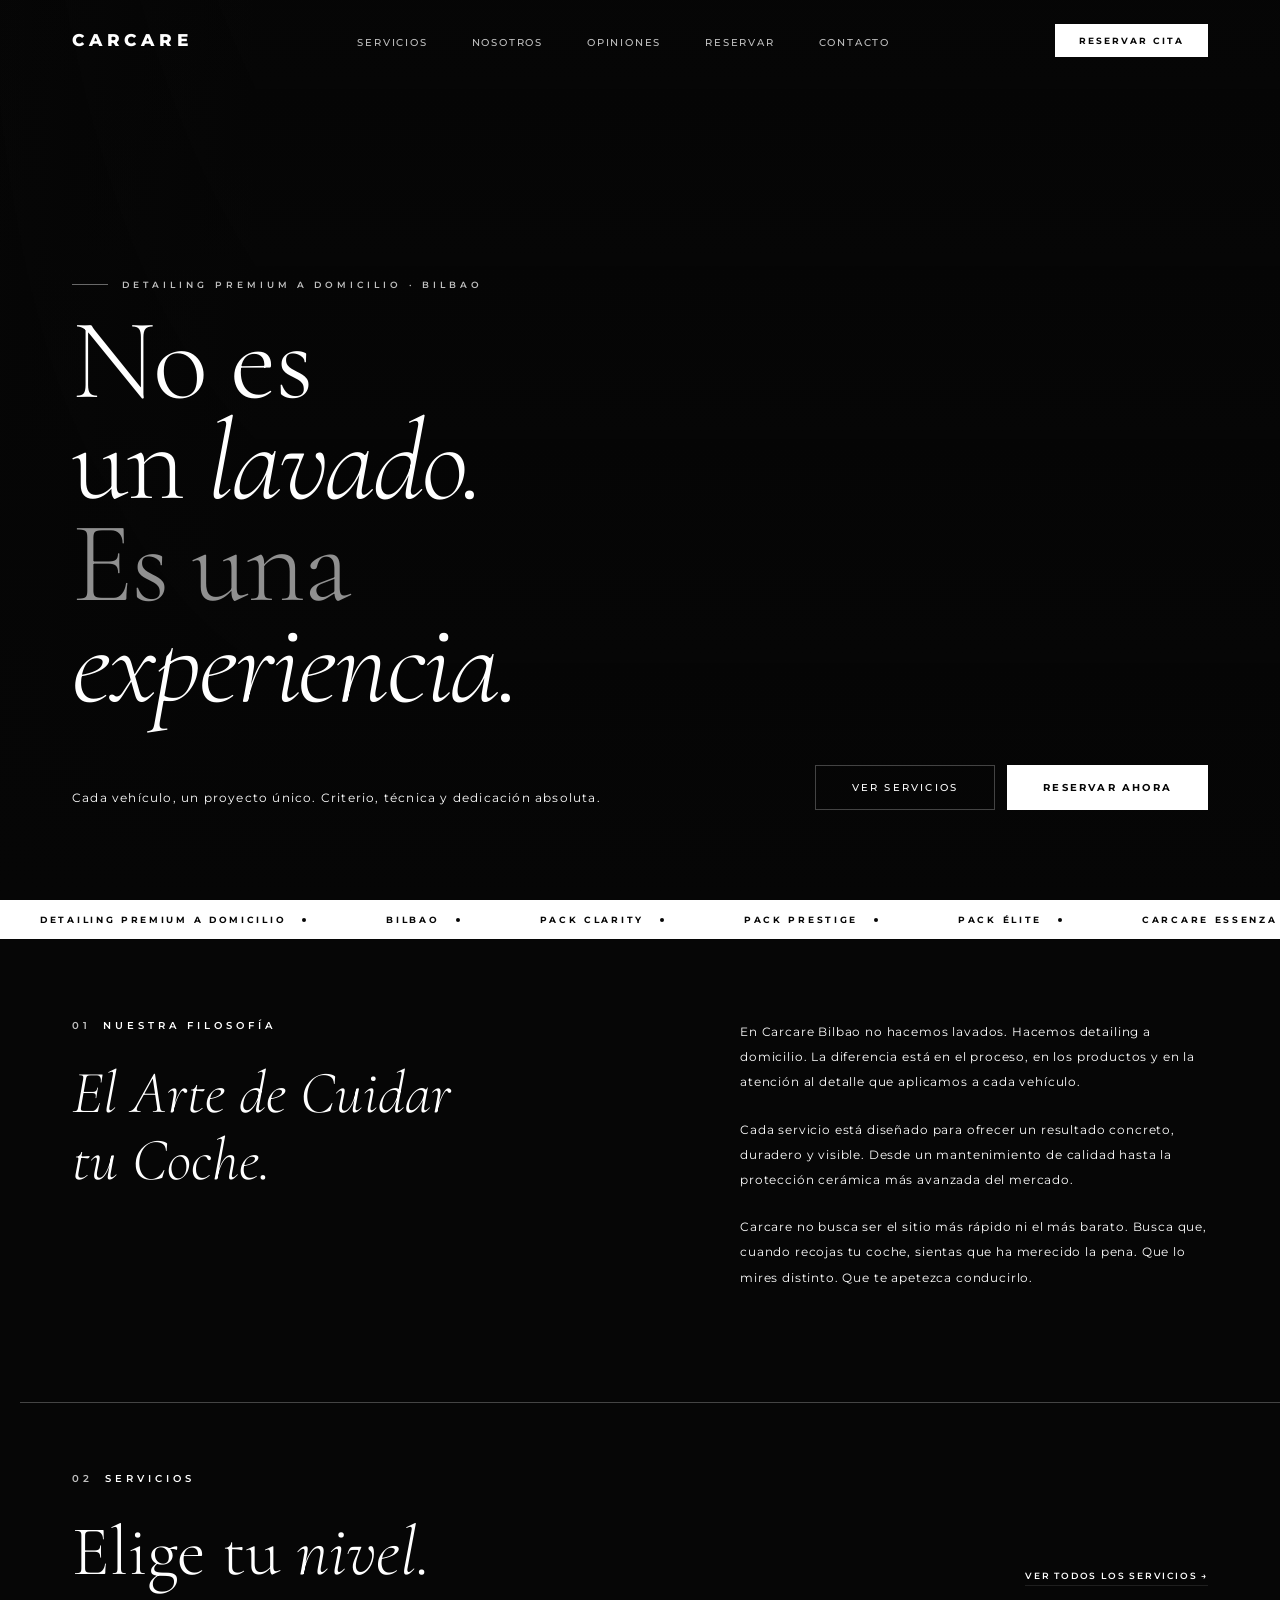
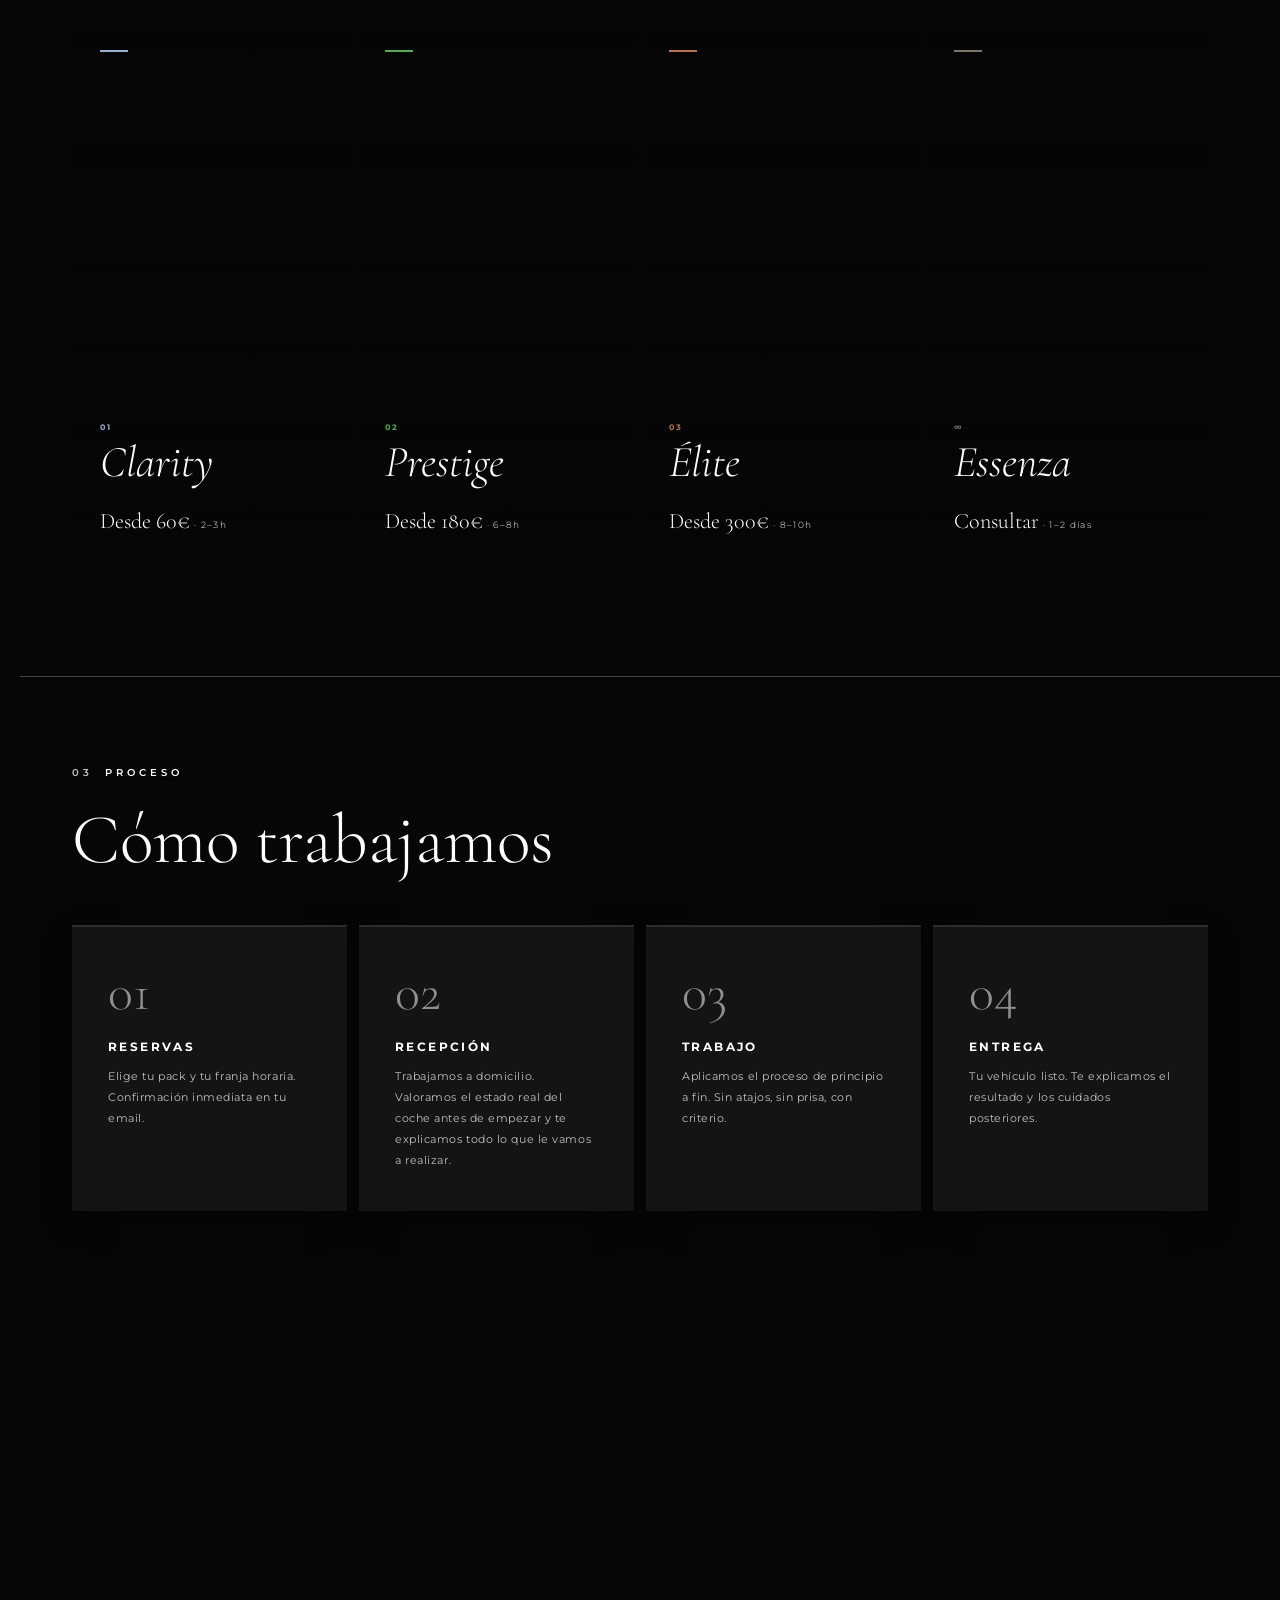
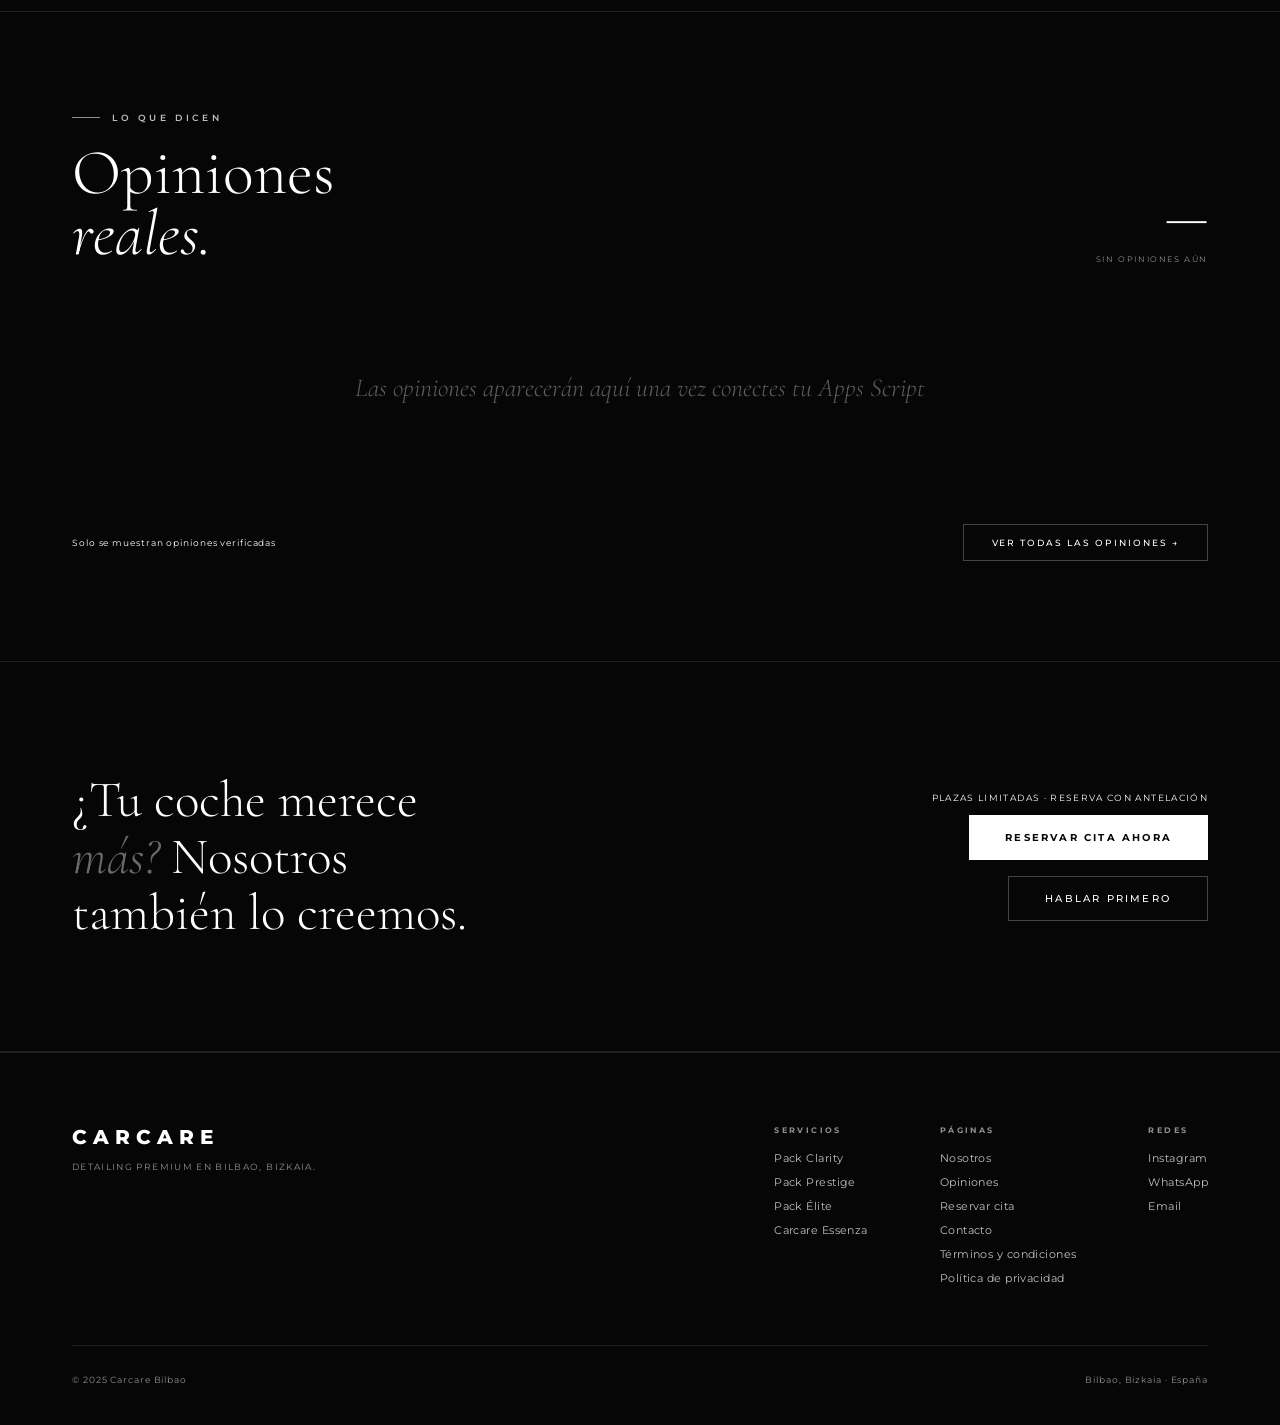
<file: index.html>
<!DOCTYPE html>
<html lang="es">
<head>
<meta charset="UTF-8">
<meta name="viewport" content="width=device-width, initial-scale=1.0">
<title>CARCARE — Detailing Premium Bilbao</title>
<link rel="preconnect" href="https://fonts.googleapis.com">
<link rel="preconnect" href="https://fonts.gstatic.com" crossorigin>
<link href="https://fonts.googleapis.com/css2?family=Cormorant+Garamond:ital,wght@0,300;0,400;0,600;0,700;1,300;1,400;1,600&family=Montserrat:wght@300;400;500;600;700;800;900&display=swap" rel="stylesheet">
<link rel="stylesheet" href="shared.css">
<style>

/* ═══ HERO ═══ */
.hero {
  position: relative;
  height: 100vh;
  min-height: 640px;
  display: flex;
  flex-direction: column;
  justify-content: flex-end;
  overflow: hidden;
}
.hero-img {
  position: absolute; inset: 0;
  /* 📸 FOTO PRINCIPAL HERO — cambiar URL */
  background-image: url('https://res.cloudinary.com/dk434s7si/image/upload/q_auto/f_auto/v1775035884/FullSizeRender_adxa7l.jpg');
  background-size: cover;
  background-position: center 47%;
  transform: scale(1.1);
  animation: heroZoom 18s ease-out forwards;
}
@keyframes heroZoom { to { transform: scale(1); } }

.hero-overlay {
  position: absolute; inset: 0;
  background:
    linear-gradient(to top, #060606 0%, rgba(6,6,6,0.72) 45%, rgba(6,6,6,0.25) 100%),
    linear-gradient(to right, rgba(6,6,6,0.75) 0%, transparent 20%);
}
.hero-content {
  position: relative;
  z-index: 2;
  padding: 0 72px 90px;
}
.hero-eyebrow {
  font-family: var(--font-body);
  font-size: 9px;
  font-weight: 600;
  letter-spacing: 0.45em;
  text-transform: uppercase;
  color: var(--gray-light);
  margin-bottom: 20px;
  opacity: 0;
  animation: fadeUp 0.8s 0.3s ease forwards;
  display: flex;
  align-items: center;
  gap: 14px;
}
.hero-eyebrow::before { content:''; width:36px; height:1px; background:rgba(255,255,255,0.4); }
.hero-title {
  font-family: var(--font-display);
  font-size: clamp(64px, 9.5vw, 115px);
  font-weight: 300;
  line-height: 0.88;
  color: var(--white);
  opacity: 0;
  animation: fadeUp 0.9s 0.5s ease forwards;
  letter-spacing: -0.02em;
}
.hero-title em { font-style: italic; }
.hero-title .light { color: var(--gray-mid); }
.hero-bottom {
  display: flex;
  align-items: flex-end;
  justify-content: space-between;
  margin-top: 50px;
  opacity: 0;
  animation: fadeUp 0.8s 0.9s ease forwards;
}
.hero-tagline {
  font-family: var(--font-body);
  font-size: 12px;
  letter-spacing: 0.1em;
  color: var(--white);
  line-height: 2;
  max-width: 600px;
}
.hero-actions { display: flex; gap: 12px; align-items: center; }

/* ═══ TICKER ═══ */
.ticker-strip { background: var(--white); padding: 14px 0; overflow: hidden; }
.ticker-track {
  display: flex;
  animation: ticker 28s linear infinite;
  white-space: nowrap;
}
.ticker-item {
  font-family: var(--font-body);
  font-size: 9px;
  font-weight: 700;
  letter-spacing: 0.3em;
  text-transform: uppercase;
  color: var(--black);
  padding: 0 40px;
  flex-shrink: 0;
  display: flex;
  align-items: center;
  gap: 16px;
}
.ticker-dot { width:4px; height:4px; background:var(--black); border-radius:50%; }
@keyframes ticker { from{transform:translateX(0)} to{transform:translateX(-50%)} }

/* ═══ MANIFESTO ═══ */
.manifesto {
  padding: 80px 72px;
  display: grid;
  grid-template-columns: 1fr 1fr;
  gap: 200px;
  align-items: start;
}
.manifesto-tag {
  font-family: var(--font-body);
  font-size: 10px;
  font-weight: 600;
  letter-spacing: 0.4em;
  text-transform: uppercase;
  color: var(-white);
  margin-bottom: 28px;
  display: flex;
  align-items: center;
  gap: 12px;
}
.manifesto-tag::before { content:'01'; font-size:10px; color:var(--gray-light); }
.manifesto-quote {
  font-family: var(--font-display);
  font-size: clamp(60px, 4vw, 100px);
  font-weight: 300;
  line-height: 1.12;
  color: var(--white);
}
.services-preview .manifesto-tag::before {
  content: '02';
}

.process .manifesto-tag::before {
  content: '03';
}
.process-header {
  grid-column: 1 / -1;
  padding-bottom: 40px;
}

.process-title {
  font-family: var(--font-display);
  font-size: clamp(40px,5.5vw,70px);
  font-weight: 300;
  line-height: 0.95;
  color: var(--white);
  margin-top: 10px;
}
.manifesto-quote em { font-style:italic; color:var(--white); }
.manifesto-body {
  font-family: var(--font-body);
  font-size: 12px;
  letter-spacing: 0.07em;
  line-height: 2.1;
  color: var(--white);
}
.manifesto-body p+p { margin-top:22px; }
.manifesto-stats {
  display: grid;
  grid-template-columns: repeat(3,1fr);
  gap: 2px;
  margin-top: 48px;
}
.stat-box { background:var(--surface); padding:24px 20px; transition:background 0.3s; }
.stat-box:hover { background:var(--surface-hover); }
.stat-num { font-family:var(--font-display); font-size:30px; font-weight:300; color:var(--white); display:block; line-height:1; }
.stat-label { font-family:var(--font-body); font-size:9px; font-weight:600; letter-spacing:0.2em; text-transform:uppercase; color:var(--gray-light); margin-top:8px; display:block; }

.section-divider {
  width: 100%;
  height: 0.2px;
  background: rgba(255,255,255,0.25); /* más visible que var(--border) */
  margin: 10px 20px;
}

/* ═══ SERVICES PREVIEW ═══ */
.services-preview {
  border-top: none;
}

/* HEADER SERVICIOS */
.sp-header {
  padding: 60px 72px 0;
  display: flex;
  justify-content: space-between; /* izquierda/derecha */
  align-items: flex-end;           /* alinea vertical con el enlace */
  gap: 20px;
}

.sp-header-left {
  display: flex;
  flex-direction: column; /* pone número arriba y título debajo */
  align-items: flex-start;
  gap: 6px;
}

/* Número / sección */
.section-label {
  font-family: var(--font-body);
  font-size: 9px;
  font-weight: 600;
  letter-spacing: 0.4em;
  text-transform: uppercase;
  color: var(--gray-light);
}

/* Título principal */
.sp-title {
  font-family: var(--font-display);
  font-size: clamp(44px, 5.5vw, 82px);
  font-weight: 300;
  line-height: 0.95;
  color: var(--white);
}
.sp-title em {
  font-style: italic;
}

/* Enlace "ver todos los servicios" */
.sp-all-link {
  font-family: var(--font-body);
  font-size: 9px;
  font-weight: 600;
  letter-spacing: 0.2em;
  text-transform: uppercase;
  color: var(--white);
  text-decoration: none;
  display: flex;
  align-items: center;
  gap: 10px;
  transition: color 0.3s, gap 0.3s;
  padding-bottom: 4px;
  border-bottom: 1px solid var(--border);
}
.sp-all-link:hover {
  color: var(--white);
  gap: 16px;
  border-color: var(--gray-light);
}

/* GRID SERVICIOS */
.sp-grid {
  display: grid;
  grid-template-columns: repeat(4, 1fr);
  gap: 2px;
  padding: 40px 72px 100px;
}

/* TARJETAS */
.sp-card {
  position: relative;
  height: 540px;
  overflow: hidden;
  cursor: pointer;
  display: block;
  text-decoration: none;
}

.sp-card-img {
  position: absolute;
  inset: 0;
  background-size: cover;
  background-position: center;
  transition: transform 0.9s cubic-bezier(0.25,0.46,0.45,0.94);
}
.sp-card:hover .sp-card-img {
  transform: scale(1.08);
}

.sp-card-overlay {
  position: absolute;
  inset: 0;
  background: linear-gradient(to top, rgba(6,6,6,0.96) 0%, rgba(6,6,6,0.3) 60%, transparent 100%);
  transition: background 0.5s;
}
.sp-card:hover .sp-card-overlay {
  background: linear-gradient(to top, rgba(6,6,6,0.98) 0%, rgba(6,6,6,0.5) 70%, rgba(6,6,6,0.1) 100%);
}

.sp-card-body {
  position: absolute;
  inset: 0;
  display: flex;
  flex-direction: column;
  justify-content: flex-end;
  padding: 32px 28px;
}

.sp-num {
  font-family: var(--font-body);
  font-size: 8px;
  font-weight: 700;
  letter-spacing: 0.3em;
  color: rgba(255,255,255,0.5);
  margin-bottom: 10px;
}

.sp-name {
  font-family: var(--font-display);
  font-size: 44px;
  font-weight: 300;
  line-height: 0.95;
  color: var(--white);
}
.sp-name em {
  font-style: italic;
}

.sp-desc {
  font-family: var(--font-body);
  font-size: 9px;
  letter-spacing: 0.08em;
  color: rgba(255,255,255,0.68);
  line-height: 1.8;
  margin-top: 10px;
  max-height: 0;
  overflow: hidden;
  transition: max-height 0.5s ease, opacity 0.4s;
  opacity: 0;
}
.sp-card:hover .sp-desc {
  max-height: 80px;
  opacity: 1;
}

.sp-price {
  font-family: var(--font-display);
  font-size: 22px;
  font-weight: 300;
  color: var(--white);
  margin-top: 14px;
}
.sp-price-sub {
  font-family: var(--font-body);
  font-size: 9px;
  letter-spacing: 0.15em;
  color: var(--white);
  margin-left: 4px;
}

.sp-accent {
  position: absolute;
  top: 24px;
  left: 28px;
  width: 28px;
  height: 2px;
  transition: width 0.4s;
}
.sp-card:hover .sp-accent {
  width: 48px;
}

/* ═══ PROCESS ═══ */
.process {
  background: var(--black); /* fondo general */
  padding: 80px 72px;
  display: grid;
  grid-template-columns: repeat(4,1fr);
  gap: 12px; /* 👈 más espacio para que respiren */
}

.process-step {
  padding: 40px 36px;
  background: var(--surface); /* 👈 color diferente */
  border-top: 2px solid var(--border);
  transition: all 0.3s ease;
  box-shadow: 0 10px 30px rgba(0,0,0,0.3);
}

.process-step:hover {
  border-color: var(--white);
  background: var(--surface-hover); /* 👈 efecto hover premium */
  transform: translateY(-4px); /* 👈 sensación de elevación */
}

.process-step-num {
  font-family: var(--font-display);
  font-size: 52px;
  font-weight: 300;
  color: var(--gray-mid);
  line-height: 1;
  margin-bottom: 20px;
}

.process-step-title {
  font-family: var(--font-body);
  font-size: 12px;
  font-weight: 700;
  letter-spacing: 0.2em;
  text-transform: uppercase;
  color: var(--white);
  margin-bottom: 12px;
}

.process-step-text {
  font-family: var(--font-body);
  font-size: 11px;
  letter-spacing: 0.05em;
  color: var(--gray-light);
  line-height: 1.9;
}

/* ═══ GALLERY ═══ */
.gallery-strip { overflow:hidden; height:320px; display:flex; gap:2px; }
.gallery-item { flex:1; background-size:cover; background-position:center; transition:flex 0.6s cubic-bezier(0.25,0.46,0.45,0.94),filter 0.4s; filter:brightness(0.6); cursor:pointer; }
.gallery-item:hover { flex:3; filter:brightness(0.9); }

/* ═══ REVIEWS STRIP ═══ */
.reviews-strip { padding:100px 72px; border-top:1px solid var(--border); }
.reviews-strip-header { display:flex; justify-content:space-between; align-items:flex-end; margin-bottom:48px; gap:40px; }
.reviews-strip-title { font-family:var(--font-display); font-size:clamp(40px,5vw,72px); font-weight:300; line-height:0.95; color:var(--white); }
.reviews-strip-title em { font-style:italic; }
.reviews-avg { display:flex; flex-direction:column; align-items:flex-end; gap:6px; flex-shrink:0; }
.reviews-avg-num { font-family:var(--font-display); font-size:52px; font-weight:300; color:var(--white); line-height:1; }
.reviews-avg-stars { display:flex; gap:3px; }
.rs { font-size:13px; color:var(--white); }
.rs.e { color:var(--white); }
.reviews-avg-count { font-family:var(--font-body); font-size:8px; letter-spacing:0.2em; text-transform:uppercase; color:var(--gray-mid); }
.reviews-track { display:grid; grid-template-columns:repeat(3,1fr); gap:2px; min-height:180px; }
.review-mini { background:var(--surface); padding:32px 28px; display:flex; flex-direction:column; gap:14px; transition:background 0.3s; position:relative; overflow:hidden; }
.review-mini:hover { background:var(--surface-hover); }
.review-mini-accent { position:absolute; top:0; left:0; right:0; height:2px; }
.review-mini-stars { display:flex; gap:2px; }
.review-mini-text { font-family:var(--font-display); font-size:17px; font-weight:300; font-style:italic; color:var(--white); line-height:1.55; flex:1; }
.review-mini-text::before { content:'\201C'; }
.review-mini-text::after  { content:'\201D'; }
.review-mini-meta { border-top:1px solid var(--border); padding-top:14px; display:flex; flex-direction:column; gap:4px; }
.review-mini-name { font-family:var(--font-body); font-size:10px; font-weight:600; color:var(--white); letter-spacing:0.05em; }
.review-mini-detail { display:flex; align-items:center; gap:6px; flex-wrap:wrap; }
.review-mini-pack { font-family:var(--font-body); font-size:8px; font-weight:700; letter-spacing:0.2em; text-transform:uppercase; }
.review-mini-vehicle { font-family:var(--font-body); font-size:8px; color:var(--white); letter-spacing:0.04em; }
.reviews-track-empty { grid-column:1/-1; padding:60px 0; text-align:center; font-family:var(--font-display); font-size:26px; font-style:italic; font-weight:300; color:rgba(255,255,255,0.35); }
.reviews-track-loading { grid-column:1/-1; padding:60px 0; text-align:center; font-family:var(--font-body); font-size:9px; letter-spacing:0.3em; text-transform:uppercase; color:var(--white); }
.reviews-strip-foot { margin-top:32px; display:flex; justify-content:space-between; align-items:center; gap:20px; }
.reviews-strip-note { font-family:var(--font-body); font-size:9px; letter-spacing:0.1em; color:var(--white); }

/* ═══ CTA BAND ═══ */
.cta-band { padding:110px 72px; display:flex; justify-content:space-between; align-items:center; border-top:1px solid var(--border); border-bottom:1px solid var(--border); }
.cta-band-text { font-family:var(--font-display); font-size:clamp(36px,4vw,60px); font-weight:300; line-height:1.1; color:var(--white); }
.cta-band-text em { font-style:italic; color:rgba(255,255,255,0.4); }
.cta-band-actions { display:flex; flex-direction:column; gap:12px; align-items:flex-end; }
.cta-band-sub { font-family:var(--font-body); font-size:9px; letter-spacing:0.15em; text-transform:uppercase; color:var(--white); }

/* ═══ RESPONSIVE ═══ */
@media (max-width:600px) {
  .hero { justify-content: flex-start; height: auto; min-height: 100vh; padding-top: 70px;      padding-bottom: 20px;}
   .hero-content {
    display: flex;
    flex-direction: column;
    justify-content: space-between; /* eyebrow arriba, título abajo */
    height: 100%;
    padding: 80px;
  }
  .hero-bottom-wrapper {
    margin-bottom: 10px;
  }
  .hero-top {
    margin-top: 10px;
  }
  .hero-eyebrow { margin-bottom: 300px; font-size: 8px;}
  .hero-title { font-size: 40px; line-height: 1.1;margin-bottom: 20px;}
  .hero-tagline {font-size: 11px; line-height: 1.6; max-width: 100%;}
  .hero-actions { flex-direction: column; width: 100%; gap: 12px;}
  .hero-actions a { width: 100%; text-align: center;}
  .hero-bottom { flex-direction:column; align-items:flex-start; gap:28px; }
  .hero-overlay {background:linear-gradient(to top, #060606 0%, rgba(6,6,6,0.85) 50%, rgba(6,6,6,0.4) 100%);}
  .manifesto { grid-template-columns:1fr; gap:50px; padding:40px 28px; }
  .sp-header { padding:60px 28px 0; flex-direction:column; align-items:flex-start; gap:20px; }
  .sp-grid { grid-template-columns:1fr 1fr; padding:32px 28px 60px; }
  .sp-card { height:400px; }
  .process { grid-template-columns:1fr 1fr; padding:60px 28px; }
  .gallery-strip { height:200px; }
  .reviews-strip { padding:80px 28px; }
  .reviews-strip-header { flex-direction:column; align-items:flex-start; }
  .reviews-avg { align-items:flex-start; }
  .reviews-track { grid-template-columns:1fr; }
  .cta-band { flex-direction:column; gap:40px; align-items:flex-start; padding:80px 28px; }
  .cta-band-actions { align-items:flex-start; }
}
@media (max-width:600px) {
  .sp-grid { grid-template-columns:1fr; }
  .process { grid-template-columns:1fr; }
  .manifesto-stats { grid-template-columns:1fr 1fr; }
}
</style>
</head>
<body>

<div class="custom-cursor" id="cursor"></div>
<div class="custom-cursor-label" id="cursorLabel"></div>

<nav id="navbar">
  <a class="nav-logo" href="index.html">CARCARE</a>
  <ul class="nav-links">
    <li><a href="servicios.html" class="nav-link">Servicios</a></li>
    <li><a href="nosotros.html" class="nav-link">Nosotros</a></li>
    <li><a href="opiniones.html" class="nav-link">Opiniones</a></li>
    <li><a href="reserva.html" class="nav-link">Reservar</a></li>
    <li><a href="contacto.html" class="nav-link">Contacto</a></li>
  </ul>
  <a class="btn-primary nav-cta" href="reserva.html">Reservar cita</a>
  <button class="nav-hamburger" id="navHamburger" aria-label="Abrir menú">
    <span></span>
    <span></span>
    <span></span>
  </button>
</nav>

<div class="mobile-menu" id="mobileMenu">
  <button class="mobile-menu-close" id="mobileMenuClose" aria-label="Cerrar menú">
    <span></span>
    <span></span>
  </button>
  <div class="mobile-menu-inner">
    <a href="servicios.html">Servicios</a>
    <a href="nosotros.html">Nosotros</a>
    <a href="opiniones.html">Opiniones</a>
    <a href="reserva.html">Reservar</a>
    <a href="contacto.html">Contacto</a>
  </div>
</div>

<section class="hero">
  <div class="hero-img"></div>
  <div class="hero-overlay"></div>
  <div class="hero-content">
  <div class="hero-top">
    <div class="hero-eyebrow">Detailing premium a domicilio · Bilbao</div>
  </div>
  <div class="hero-bottom-wrapper">
    <h1 class="hero-title">
      No es<br>un <em>lavado.</em><br>
      <span class="light">Es una</span><br><em>experiencia.</em>
    </h1>
    <div class="hero-bottom">
      <p class="hero-tagline">Cada vehículo, un proyecto único. Criterio, técnica y dedicación absoluta.</p>
      <div class="hero-actions">
        <a class="btn-ghost" href="servicios.html">Ver servicios</a>
        <a class="btn-primary" href="reserva.html">Reservar ahora</a>
      </div>
    </div>
  </div>
</div>
</section>


<div class="ticker-strip">
  <div class="ticker-track">
    <span class="ticker-item">Detailing Premium a domicilio<span class="ticker-dot"></span></span>
    <span class="ticker-item">Bilbao<span class="ticker-dot"></span></span>
    <span class="ticker-item">Pack Clarity<span class="ticker-dot"></span></span>
    <span class="ticker-item">Pack Prestige<span class="ticker-dot"></span></span>
    <span class="ticker-item">Pack Élite<span class="ticker-dot"></span></span>
    <span class="ticker-item">Carcare Essenza<span class="ticker-dot"></span></span>
    <span class="ticker-item">Tratamiento cerámico<span class="ticker-dot"></span></span>
    <span class="ticker-item">Corrección de Pintura<span class="ticker-dot"></span></span>
    <span class="ticker-item">Detailing Premium a domicilio<span class="ticker-dot"></span></span>
    <span class="ticker-item">Bilbao<span class="ticker-dot"></span></span>
    <span class="ticker-item">Pack Clarity<span class="ticker-dot"></span></span>
    <span class="ticker-item">Pack Prestige<span class="ticker-dot"></span></span>
    <span class="ticker-item">Pack Élite<span class="ticker-dot"></span></span>
    <span class="ticker-item">Carcare Essenza<span class="ticker-dot"></span></span>
    <span class="ticker-item">Tratamiento cerámico<span class="ticker-dot"></span></span>
    <span class="ticker-item">Corrección de Pintura<span class="ticker-dot"></span></span>
  </div>
</div>

<section class="manifesto reveal">
  <div>
    <div class="manifesto-tag">Nuestra filosofía</div>
    <h2 class="manifesto-quote"><em>El Arte de Cuidar<br>tu Coche.</em></h2>
  </div>
  <div>
    <div class="manifesto-body">
      <p>En Carcare Bilbao no hacemos lavados. Hacemos detailing a domicilio. La diferencia está en el proceso, en los productos y en la atención al detalle que aplicamos a cada vehículo.</p>
      <p>Cada servicio está diseñado para ofrecer un resultado concreto, duradero y visible. Desde un mantenimiento de calidad hasta la protección cerámica más avanzada del mercado. <p>Carcare no busca ser el sitio más rápido ni el más barato. Busca que, cuando recojas tu coche, sientas que ha merecido la pena. Que lo mires distinto. Que te apetezca conducirlo.<p>
    </div>
    </div>
  </div>
</section>
<div class="section-divider">
</div>
<section class="services-preview reveal">
  <div class="sp-header">
	    <div class="sp-header-left">
    <div class="manifesto-tag">Servicios</div>
    <h2 class="sp-title">Elige tu <em>nivel.</em></h2></div>
    <a href="servicios.html" class="sp-all-link">Ver todos los servicios →</a>
  </div>
  <div class="sp-grid">
    <a href="servicios.html#clarity" class="sp-card" data-cursor="Ver pack">
      <div class="sp-card-img" style="background-image:url('https://res.cloudinary.com/dk434s7si/image/upload/q_auto/f_auto/v1775120669/FullSizeRender_lugjmn.jpg')"></div>
      <!-- 📸 FOTO CLARITY — cambiar URL -->
      <div class="sp-card-overlay"></div>
      <div class="sp-accent" style="background:var(--clarity)"></div>
      <div class="sp-card-body">
        <div class="sp-num" style="color:var(--clarity)">01</div>
        <div class="sp-name"><em>Clarity</em></div>
        <div class="sp-desc">Básico premium. Tu coche fresco y renovado en poco tiempo.</div>
        <div class="sp-price">Desde 60€<span class="sp-price-sub">· 2–3h</span></div>
      </div>
    </a>
    <a href="servicios.html#prestige" class="sp-card" data-cursor="Ver pack">
      <div class="sp-card-img" style="background-image:url('https://res.cloudinary.com/dk434s7si/image/upload/q_auto/f_auto/v1775035909/IMG_8615_zk4ri8.jpg')"></div>
      <!-- 📸 FOTO PRESTIGE — cambiar URL -->
      <div class="sp-card-overlay"></div>
      <div class="sp-accent" style="background:var(--prestige)"></div>
      <div class="sp-card-body">
        <div class="sp-num" style="color:var(--prestige)">02</div>
        <div class="sp-name"><em>Prestige</em></div>
        <div class="sp-desc">Integral completo. Siente que estrenas coche cada vez.</div>
        <div class="sp-price">Desde 180€<span class="sp-price-sub">· 6–8h</span></div>
      </div>
    </a>
    <a href="servicios.html#elite" class="sp-card" data-cursor="Ver pack">
      <div class="sp-card-img" style="background-image:url('https://res.cloudinary.com/dk434s7si/image/upload/q_auto/f_auto/v1775035888/IMG_9315_diy49q.jpg')"></div>
      <!-- 📸 FOTO ÉLITE — cambiar URL -->
      <div class="sp-card-overlay"></div>
      <div class="sp-accent" style="background:var(--elite)"></div>
      <div class="sp-card-body">
        <div class="sp-num" style="color:var(--elite)">03</div>
        <div class="sp-name"><em>Élite</em></div>
        <div class="sp-desc">Limpieza y protección premium. La experiencia completa.</div>
        <div class="sp-price">Desde 300€<span class="sp-price-sub">· 8–10h</span></div>
      </div>
    </a>
    <a href="servicios.html#essenza" class="sp-card" data-cursor="Ver pack">
      <div class="sp-card-img" style="background-image:url('https://res.cloudinary.com/dk434s7si/image/upload/q_auto/f_auto/v1775035925/IMG_8441_oyq8ve.jpg')"></div>
      <!-- 📸 FOTO ESSENZA — cambiar URL -->
      <div class="sp-card-overlay"></div>
      <div class="sp-accent" style="background:var(--essenza)"></div>
      <div class="sp-card-body">
        <div class="sp-num" style="color:var(--essenza)">∞</div>
        <div class="sp-name"><em>Essenza</em></div>
        <div class="sp-desc">Corrección. Protección. La esencia del detailing profesional.</div>
        <div class="sp-price">Consultar<span class="sp-price-sub">· 1–2 días</span></div>
      </div>
    </a>
  </div>
</section>

<div class="section-divider">
</div>
<section class="process reveal">
  <div class="process-header">
    <div class="manifesto-tag">Proceso</div>
    <h2 class="process-title">Cómo trabajamos</h2>
  </div>
	<div class="process-step">
    <div class="process-step-num">01</div>
    <div class="process-step-title">Reservas</div>
    <p class="process-step-text">Elige tu pack y tu franja horaria. Confirmación inmediata en tu email.</p>
  </div>
  <div class="process-step">
    <div class="process-step-num">02</div>
    <div class="process-step-title">Recepción</div>
    <p class="process-step-text">Trabajamos a domicilio. Valoramos el estado real del coche antes de empezar y te explicamos todo lo que le vamos a realizar.</p>
  </div>
  <div class="process-step">
    <div class="process-step-num">03</div>
    <div class="process-step-title">Trabajo</div>
    <p class="process-step-text">Aplicamos el proceso de principio a fin. Sin atajos, sin prisa, con criterio.</p>
  </div>
  <div class="process-step">
    <div class="process-step-num">04</div>
    <div class="process-step-title">Entrega</div>
    <p class="process-step-text">Tu vehículo listo. Te explicamos el resultado y los cuidados posteriores.</p>
  </div>
</section>

<div class="gallery-strip reveal">
  <!-- 📸 GALERÍA HORIZONTAL — cambiar URLs aquí -->
  <div class="gallery-item" style="background-image:url('https://res.cloudinary.com/dk434s7si/image/upload/q_auto/f_auto/v1775035919/IMG_7893_mzqzul.jpg')"></div>
  <div class="gallery-item" style="background-image:url('https://res.cloudinary.com/dk434s7si/image/upload/q_auto/f_auto/v1775035924/IMG_8445_zrfv4w.jpg')"></div>
  <div class="gallery-item" style="background-image:url('https://res.cloudinary.com/dk434s7si/image/upload/q_auto/f_auto/v1775035904/IMG_8711_ttc5g7.jpg')"></div>
  <div class="gallery-item" style="background-image:url('https://res.cloudinary.com/dk434s7si/image/upload/q_auto/f_auto/v1775035898/IMG_8896_xydmkt.jpg')"></div>
  <div class="gallery-item" style="background-image:url('https://res.cloudinary.com/dk434s7si/image/upload/q_auto/f_auto/v1775035899/IMG_9329_iocxoy.jpg')"></div>
</div>

<!-- ══════════ OPINIONES — datos reales desde Google Sheets ══════════ -->
<section class="reviews-strip reveal" id="opiniones">
  <div class="reviews-strip-header">
    <div>
      <div class="section-label">Lo que dicen</div>
      <h2 class="reviews-strip-title">Opiniones<br><em>reales.</em></h2>
    </div>
    <div class="reviews-avg">
      <div class="reviews-avg-num" id="homeAvgNum">—</div>
      <div class="reviews-avg-stars" id="homeAvgStars"></div>
      <div class="reviews-avg-count" id="homeAvgCount">cargando…</div>
    </div>
  </div>
  <div class="reviews-track" id="homeReviewsGrid">
    <div class="reviews-track-loading">Cargando opiniones…</div>
  </div>
  <div class="reviews-strip-foot">
    <span class="reviews-strip-note">Solo se muestran opiniones verificadas</span>
    <a href="opiniones.html" class="btn-ghost" style="font-size:9px;padding:12px 28px">Ver todas las opiniones →</a>
  </div>
</section>

<section class="cta-band reveal">
  <div class="cta-band-text">
    ¿Tu coche merece<br><em>más?</em> Nosotros<br>también lo creemos.
  </div>
  <div class="cta-band-actions">
    <p class="cta-band-sub">Plazas limitadas · Reserva con antelación</p>
    <a class="btn-primary" href="reserva.html">Reservar cita ahora</a>
    <a class="btn-ghost" href="contacto.html" style="margin-top:4px">Hablar primero</a>
  </div>
</section>

<footer>
  <div class="footer-top">
    <div class="footer-brand">
      <span class="footer-logo">CARCARE</span>
      <p class="footer-sub">Detailing premium en Bilbao, Bizkaia.</p>
    </div>
    <div class="footer-nav-group">
      <div class="footer-col">
        <div class="footer-col-title">Servicios</div>
        <a href="servicios.html#clarity">Pack Clarity</a>
        <a href="servicios.html#prestige">Pack Prestige</a>
        <a href="servicios.html#elite">Pack Élite</a>
        <a href="servicios.html#essenza">Carcare Essenza</a>
      </div>
      <div class="footer-col">
        <div class="footer-col-title">Páginas</div>
        <a href="nosotros.html">Nosotros</a>
        <a href="opiniones.html">Opiniones</a>
        <a href="reserva.html">Reservar cita</a>
        <a href="contacto.html">Contacto</a>
     <a href="docs/terminos.pdf" target="_blank">Términos y condiciones</a>
	<a href="docs/privacidad.pdf" target="_blank">Política de privacidad</a>
      </div>
      <div class="footer-col">
        <div class="footer-col-title">Redes</div>
        <a href="https://instagram.com/carcare_bilbao" target="_blank">Instagram</a>
        <a href="https://wa.me/34640559267" target="_blank">WhatsApp</a>
        <a href="carcare.bilbao@gmail.com">Email</a>
      </div>
    </div>
  </div>
  <div class="footer-bottom">
    <span class="footer-copy">© 2025 Carcare Bilbao</span>
    <span class="footer-copy">Bilbao, Bizkaia · España</span>
  </div>
</footer>

<script src="shared.js"></script>
<script>
// ════════════════════════════════════════════════════
//  CONFIGURACIÓN — pega aquí la URL de tu Apps Script
//  (la misma que en opiniones.html y reserva.html)
// ════════════════════════════════════════════════════
const SCRIPT_URL = 'https://script.google.com/macros/s/AKfycbwlNCjz-JqFiNYk3-3V60-gRSr2Gyd5PNF8MrQcjZIiUBfYNjLin5qcMOVzvVOZRD7oRA/exec';

const PACK_COLORS = { clarity:'var(--clarity)', prestige:'var(--prestige)', elite:'var(--elite)', essenza:'var(--essenza)' };
const PACK_LABELS = { clarity:'Clarity', prestige:'Prestige', elite:'Élite', essenza:'Essenza' };

function escHtml(s) {
  return String(s).replace(/&/g,'&amp;').replace(/</g,'&lt;').replace(/>/g,'&gt;').replace(/"/g,'&quot;');
}

// ── Carga las 3 opiniones más recientes aprobadas en Google Sheets
async function loadHomeReviews() {
  try {
    const res  = await fetch(SCRIPT_URL + '?action=reviews', { cache: 'no-store' });
    if (!res.ok) throw new Error('HTTP ' + res.status);
    const data = await res.json();
    if (data.ok) {
      renderHomeReviews(data.reviews || []);
    } else {
      renderHomeEmpty();
    }
  } catch(err) {
    console.warn('Opiniones no disponibles:', err.message);
    renderHomeEmpty();
  }
}

function renderHomeEmpty() {
  document.getElementById('homeReviewsGrid').innerHTML =
    '<div class="reviews-track-empty">Las opiniones aparecerán aquí una vez conectes tu Apps Script</div>';
  document.getElementById('homeAvgNum').textContent   = '—';
  document.getElementById('homeAvgCount').textContent = 'Sin opiniones aún';
}

function renderHomeReviews(reviews) {
  if (!reviews.length) { renderHomeEmpty(); return; }

  // Media y estrellas
  const avg = reviews.reduce((s,r) => s + Number(r.rating), 0) / reviews.length;
  document.getElementById('homeAvgNum').textContent = avg.toFixed(1);
  document.getElementById('homeAvgCount').textContent =
    reviews.length + ' opinión' + (reviews.length !== 1 ? 'es' : '') +
    ' verificada' + (reviews.length !== 1 ? 's' : '');
  const se = document.getElementById('homeAvgStars');
  se.innerHTML = '';
  for (let i = 1; i <= 5; i++) {
    const s = document.createElement('span');
    s.className = 'rs' + (i > Math.round(avg) ? ' e' : '');
    s.textContent = '★';
    se.appendChild(s);
  }

  // Máximo 3 tarjetas
  const grid = document.getElementById('homeReviewsGrid');
  grid.innerHTML = reviews.slice(0, 3).map(r => {
    const pack  = (r.pack || '').toLowerCase();
    const color = PACK_COLORS[pack] || 'var(--gray-mid)';
    const label = PACK_LABELS[pack] || '';
    const stars = Array.from({length:5}, (_,i) =>
      `<span class="rs${i >= Number(r.rating) ? ' e' : ''}">★</span>`).join('');
    return `
      <div class="review-mini">
        <div class="review-mini-accent" style="background:${color}"></div>
        <div class="review-mini-stars">${stars}</div>
        <div class="review-mini-text">${escHtml(r.texto)}</div>
        <div class="review-mini-meta">
          <span class="review-mini-name">${escHtml(r.nombre)}</span>
          <div class="review-mini-detail">
            ${label ? `<span class="review-mini-pack" style="color:${color}">${label}</span>` : ''}
            ${r.vehiculo && r.vehiculo !== '—' ? `<span class="review-mini-vehicle">· ${escHtml(r.vehiculo)}</span>` : ''}
          </div>
        </div>
      </div>`;
  }).join('');
}

// ── Cursor personalizado
const cursor      = document.getElementById('cursor');
const cursorLabel = document.getElementById('cursorLabel');

document.addEventListener('mousemove', e => {
  cursor.style.left      = e.clientX + 'px';
  cursor.style.top       = e.clientY + 'px';
  cursorLabel.style.left = (e.clientX + 28) + 'px';
  cursorLabel.style.top  = (e.clientY - 8) + 'px';
});

document.querySelectorAll('.sp-card, .gallery-item').forEach(el => {
  el.addEventListener('mouseenter', () => {
    cursor.classList.add('big');
    const lbl = el.dataset.cursor;
    if (lbl) { cursorLabel.textContent = lbl; cursorLabel.classList.add('show'); }
  });
  el.addEventListener('mouseleave', () => {
    cursor.classList.remove('big');
    cursorLabel.classList.remove('show');
  });
});

document.querySelectorAll('a, button').forEach(el => {
  el.addEventListener('mouseenter', () => cursor.classList.add('big'));
  el.addEventListener('mouseleave', () => cursor.classList.remove('big'));
});

// ── Init
loadHomeReviews();
</script>
</body>
</html>
</file>
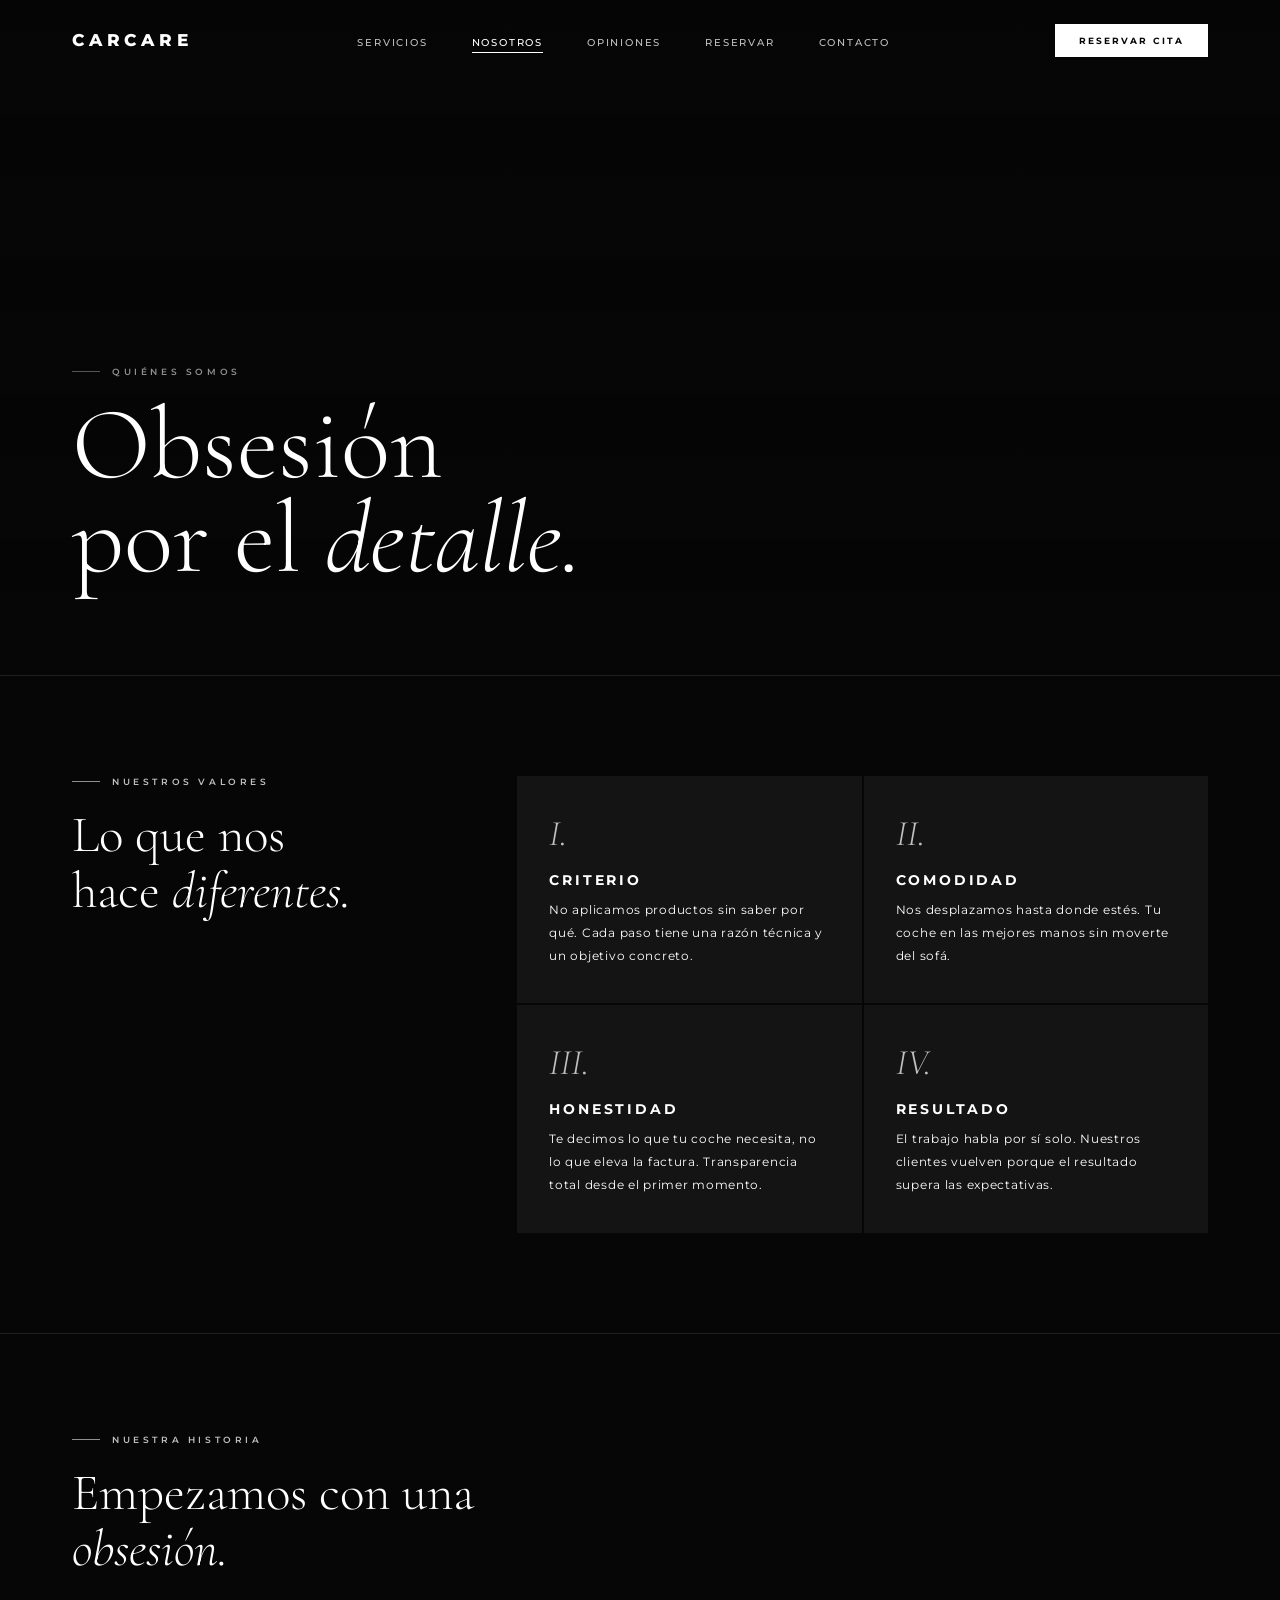
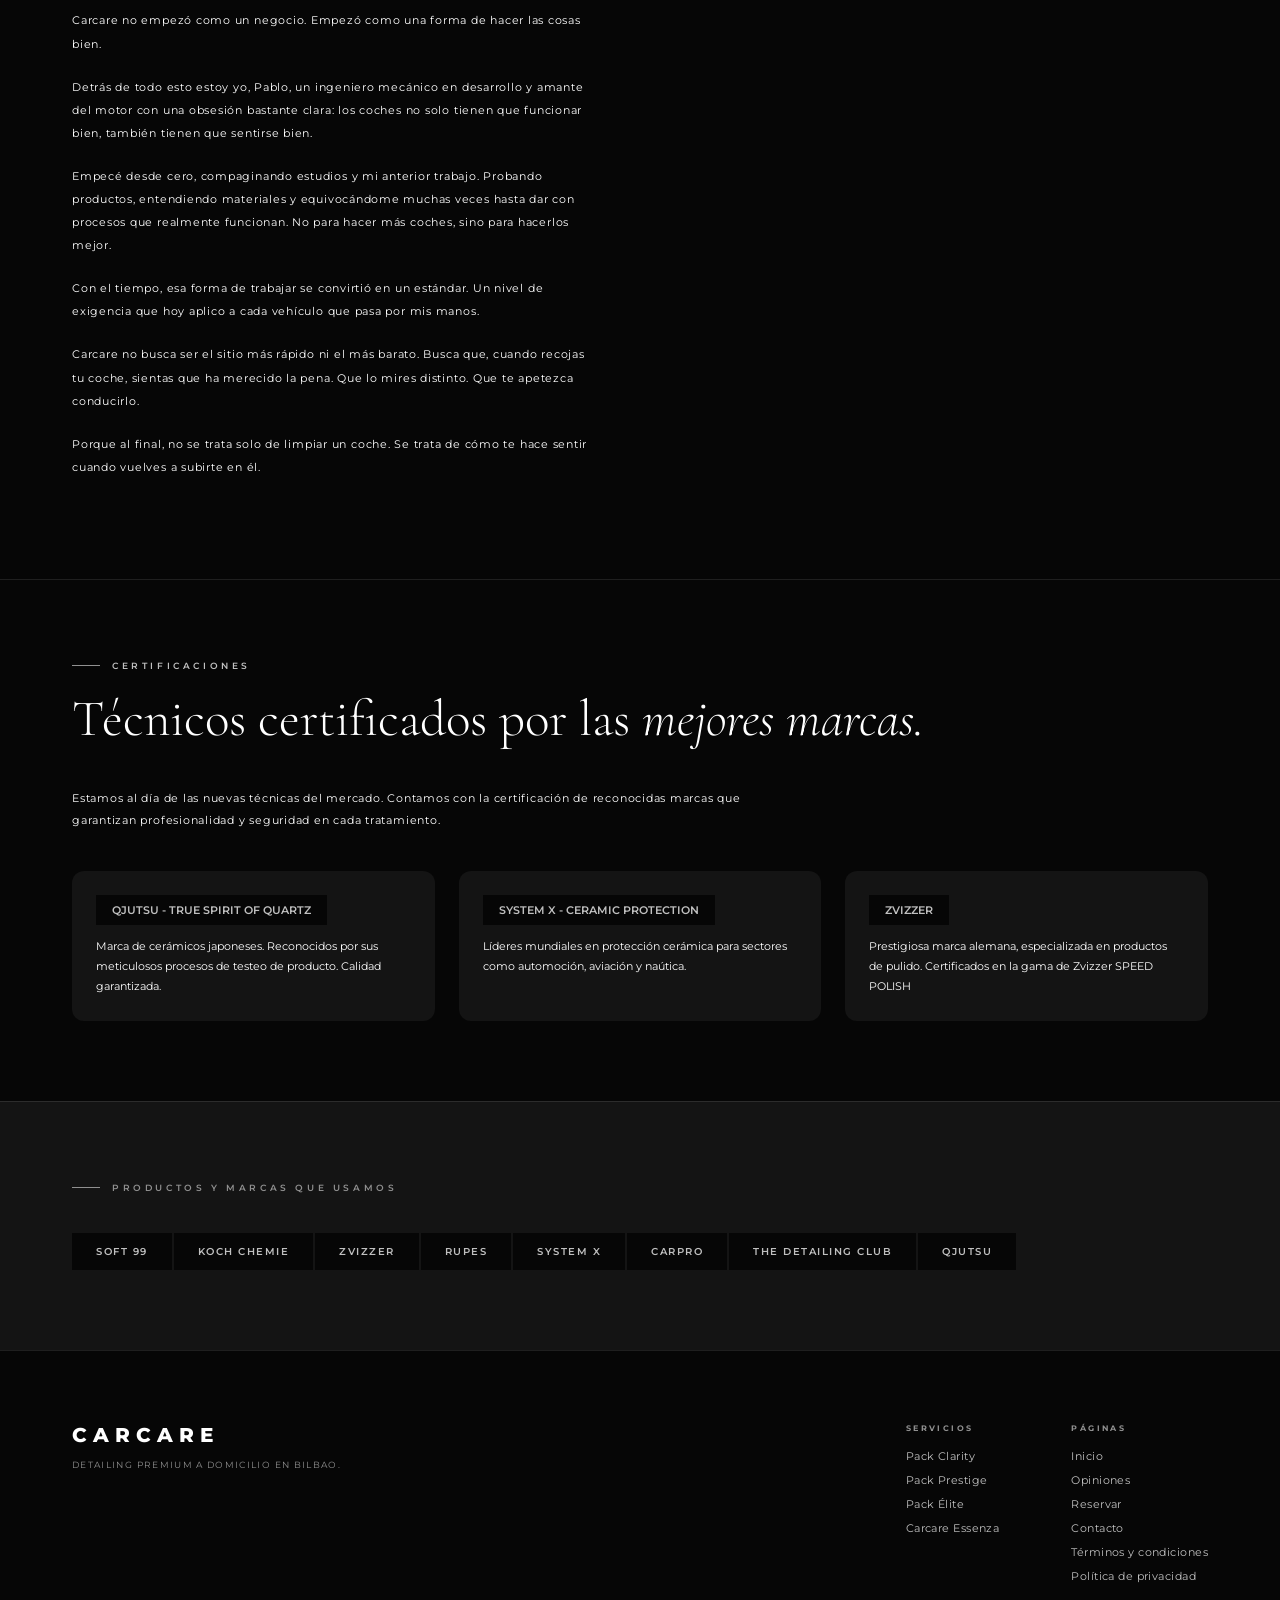
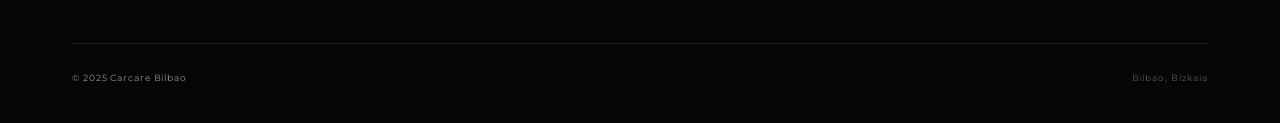
<file: nosotros.html>
<!DOCTYPE html>
<html lang="es">
<head>
<meta charset="UTF-8">
<meta name="viewport" content="width=device-width, initial-scale=1.0">
<title>Nosotros — CARCARE Bilbao</title>
<link rel="preconnect" href="https://fonts.googleapis.com">
<link rel="preconnect" href="https://fonts.gstatic.com" crossorigin>
<link href="https://fonts.googleapis.com/css2?family=Cormorant+Garamond:ital,wght@0,300;0,400;0,600;0,700;1,300;1,400;1,600&family=Montserrat:wght@300;400;500;600;700;800;900&display=swap" rel="stylesheet">
<link rel="stylesheet" href="shared.css">
<style>

.about-hero {
  position: relative;
  min-height: 75vh;
  display: flex;
  flex-direction: column;
  justify-content: flex-end;
  padding: calc(var(--nav-h) + 80px) var(--page-pad) 90px;
  overflow: hidden;
}
.about-hero-bg {
  position: absolute; inset: 0;
  /* 📸 FOTO NOSOTROS HERO — cambiar URL */
  background-image: url('https://res.cloudinary.com/dk434s7si/image/upload/v1774969916/IMG_8615_cfmdof.jpg');
  background-size: cover; background-position: center 60%;
}
.about-hero-bg::after {
  content: '';
  position: absolute; inset: 0;
  background: linear-gradient(to top, rgba(6,6,6,1) 0%, rgba(6,6,6,0.6) 50%, rgba(6,6,6,0.2) 100%);
}
.about-hero-content { position: relative; z-index: 2; }
.about-hero-title {
  font-family: var(--font-display);
  font-size: clamp(56px, 8vw, 120px);
  font-weight: 300;
  line-height: 0.92;
  color: var(--white);
}
.about-hero-title em { font-style: italic; color: var(--white); }

/* NUESTROS VALORES */
.values {
  padding: 100px var(--page-pad);
  display: grid;
  grid-template-columns: 1fr 2fr;
  gap: 100px;
  border-top: 1px solid var(--border);
}
.values-intro {
  font-family: var(--font-display);
  font-size: clamp(36px, 4vw, 58px);
  font-weight: 300;
  line-height: 1.1;
  color: var(--white);
}
.values-intro em { font-style: italic; }

.values-grid {
  display: grid;
  grid-template-columns: 1fr 1fr;
  gap: 2px;
}
.value-item {
  background: var(--surface);
  padding: 36px 32px;
  transition: background 0.3s;
}
.value-item:hover { background: var(--surface-hover); }
.value-icon {
  font-family: var(--font-display);
  font-size: 36px;
  font-weight: 300;
  font-style: italic;
  color: var(--gray-light);   /* era 0.2 */
  margin-bottom: 16px;
}
.value-title {
  font-family: var(--font-body);
  font-size: 14px;
  font-weight: 700;
  letter-spacing: 0.2em;
  text-transform: uppercase;
  color: var(--white);
  margin-bottom: 10px;
}
.value-text {
  font-family: var(--font-body);
  font-size: 12px;
  letter-spacing: 0.06em;
  line-height: 1.9;
  color: var(--white);
}

/* NUESTRA HISTORIA */
.story {
  padding: 100px var(--page-pad);
  display: grid;
  grid-template-columns: 1fr 1fr;
  gap: 100px;
  align-items: center;
  border-top: 1px solid var(--border);
}
.story-img-wrap {
  position: relative;
  height: 560px;
  overflow: hidden;
}
.story-img {
  position: absolute; inset: 0;
  /* 📸 FOTO TALLER — cambiar URL */
  background-image: url('https://res.cloudinary.com/dk434s7si/image/upload/q_auto/f_auto/v1775035884/FullSizeRender_adxa7l.jpg');
  background-size: cover; background-position: center;
  transition: transform 0.8s;
}
.story-img-wrap:hover .story-img { transform: scale(1.04); }

}
.story-text {}
.story-title {
  font-family: var(--font-display);
  font-size: clamp(36px, 4vw, 58px);
  font-weight: 300;
  line-height: 1.1;
  color: var(--white);
  margin-bottom: 32px;
}
.story-title em { font-style: italic; }
.story-body {
  font-family: var(--font-body);
  font-size: 11px;
  letter-spacing: 0.07em;
  line-height: 2.1;
  color: var(--white);
}
.story-body p + p { margin-top: 20px; }

/* CERTIFICACIONES */
.certifications {
  padding: 80px var(--page-pad);
  border-top: 1px solid var(--border);
  display: flex;
  flex-direction: column;
  gap: 40px;
}
.certifications-title {
  font-family: var(--font-display);
  font-size: clamp(36px, 4vw, 58px);
  font-weight: 300;
  line-height: 1.1;
  color: var(--white);
margin-bottom: 40px;
}
.certifications-title em { font-style: italic; }
.certifications-body {
  font-family: var(--font-body);
  font-size: 11px;
  letter-spacing: 0.07em;
  line-height: 2;
  color: var(--white);
  max-width: 700px;
margin-bottom: 40px;
}
.certifications-grid {
  display: grid;
  grid-template-columns: repeat(auto-fit, minmax(220px, 1fr));
  gap: 24px;
}
.cert-card {
  background: var(--surface);
  padding: 24px;
  border-radius: 12px;
  transition: background 0.3s, transform 0.3s;
}
.cert-card:hover {
  background: var(--surface-hover);
  transform: translateY(-4px);
}
.cert-tag {
  padding: 8px 16px;
  background: var(--black);
  font-family: var(--font-body);
  font-size: 11px;
  font-weight: 600;
  text-transform: uppercase;
  color: var(--gray-light);
  display: inline-block;
  margin-bottom: 12px;
}
.cert-tag:hover { color: var(--white); }
.cert-desc {
  font-family: var(--font-body);
  font-size: 11px;
  line-height: 1.8;
  color: var(--white);
}

/* PRODUCTOS Y MARCAS */
.products {
  padding: 80px var(--page-pad);
  background: var(--surface);
  border-top: 1px solid var(--border);
}
.products-title {
  font-family: var(--font-body);
  font-size: 9px;
  font-weight: 600;
  letter-spacing: 0.4em;
  text-transform: uppercase;
  color: var(--gray-mid);
  margin-bottom: 40px;
  display: flex;
  align-items: center;
  gap: 12px;
}
.products-title::before { content: ''; width: 28px; height: 1px; background: var(--gray-mid); }   /* era --gray-dark */
.products-list {
  display: flex;
  gap: 2px;
  flex-wrap: wrap;
}
.product-tag {
  padding: 12px 24px;
  background: var(--black);
  font-family: var(--font-body);
  font-size: 10px;
  font-weight: 600;
  letter-spacing: 0.15em;
  text-transform: uppercase;
  color: var(--gray-light);
  transition: color 0.3s;
}
.product-tag:hover { color: var(--white); }

@media (max-width: 960px) {
  .values, .story { grid-template-columns: 1fr; gap: 50px; padding: 80px var(--page-pad-sm); }
  .gallery { padding: var(--page-pad-sm); padding-top: 60px; }
  .gallery-grid { grid-template-columns: 1fr 1fr; }
  .g-img.wide { grid-column: span 1; }
  .products { padding: 60px var(--page-pad-sm); }
  .story-img-wrap { height: 360px; }
}

</style>
</head>
<body>

<nav id="navbar">
  <a class="nav-logo" href="index.html">CARCARE</a>
  <ul class="nav-links">
    <li><a href="servicios.html" class="nav-link">Servicios</a></li>
    <li><a href="nosotros.html" class="nav-link active">Nosotros</a></li>
    <li><a href="opiniones.html" class="nav-link">Opiniones</a></li>
    <li><a href="reserva.html" class="nav-link">Reservar</a></li>
    <li><a href="contacto.html" class="nav-link">Contacto</a></li>
  </ul>
  <a class="btn-primary nav-cta" href="reserva.html">Reservar cita</a>
  <button class="nav-hamburger" id="navHamburger" aria-label="Abrir menú">
    <span></span>
    <span></span>
    <span></span>
  </button>
</nav>
<div class="mobile-menu" id="mobileMenu">
  <button class="mobile-menu-close" id="mobileMenuClose" aria-label="Cerrar menú">
    <span></span>
    <span></span>
  </button>
  <div class="mobile-menu-inner">
    <a href="servicios.html">Servicios</a>
    <a href="nosotros.html">Nosotros</a>
    <a href="opiniones.html">Opiniones</a>
    <a href="reserva.html">Reservar</a>
    <a href="contacto.html">Contacto</a>
  </div>
</div>

<section class="about-hero">
  <div class="about-hero-bg"></div>
  <div class="about-hero-content">
    <div class="page-hero-label" style="margin-bottom:20px">Quiénes somos</div>
    <h1 class="about-hero-title">
      Obsesión<br>
      por el <em>detalle.</em>
    </h1>
  </div>
</section>

<section class="values reveal">
  <div>
    <div class="section-label">Nuestros valores</div>
    <h2 class="values-intro">Lo que nos<br>hace <em>diferentes.</em></h2>
  </div>
  <div class="values-grid">
    <div class="value-item">
      <div class="value-icon">I.</div>
      <div class="value-title">Criterio</div>
      <p class="value-text">No aplicamos productos sin saber por qué. Cada paso tiene una razón técnica y un objetivo concreto.</p>
    </div>
    <div class="value-item">
      <div class="value-icon">II.</div>
      <div class="value-title">ComodidaD</div>
      <p class="value-text">Nos desplazamos hasta donde estés. Tu coche en las mejores manos sin moverte del sofá.</p>
    </div>
    <div class="value-item">
      <div class="value-icon">III.</div>
      <div class="value-title">Honestidad</div>
      <p class="value-text">Te decimos lo que tu coche necesita, no lo que eleva la factura. Transparencia total desde el primer momento.</p>
    </div>
    <div class="value-item">
      <div class="value-icon">IV.</div>
      <div class="value-title">Resultado</div>
      <p class="value-text">El trabajo habla por sí solo. Nuestros clientes vuelven porque el resultado supera las expectativas.</p>
    </div>
  </div>
</section>

<section class="story reveal">
  <div class="story-text">
    <div class="section-label">Nuestra historia</div>
    <h2 class="story-title">Empezamos con una <em>obsesión.</em></h2>
    <div class="story-body">
      <p>Carcare no empezó como un negocio. Empezó como una forma de hacer las cosas bien.<p>Detrás de todo esto estoy yo, Pablo, un ingeniero mecánico en desarrollo y amante del motor con una obsesión bastante clara: los coches no solo tienen que funcionar bien, también tienen que sentirse bien.<p>Empecé desde cero, compaginando estudios y mi anterior trabajo. Probando productos, entendiendo materiales y equivocándome muchas veces hasta dar con procesos que realmente funcionan. No para hacer más coches, sino para hacerlos mejor.<p>Con el tiempo, esa forma de trabajar se convirtió en un estándar. Un nivel de exigencia que hoy aplico a cada vehículo que pasa por mis manos.<p>Carcare no busca ser el sitio más rápido ni el más barato. Busca que, cuando recojas tu coche, sientas que ha merecido la pena. Que lo mires distinto. Que te apetezca conducirlo.<p>Porque al final, no se trata solo de limpiar un coche. Se trata de cómo te hace sentir cuando vuelves a subirte en él.</p>
    </div>
  </div>
  <div class="story-img-wrap">
    <div class="story-img" style="background-image: url('https://res.cloudinary.com/dk434s7si/image/upload/q_auto/f_auto/v1775120664/IMG_9519_aioeww.jpg');"></div>
  </div>
</section>

<section class="certifications reveal">
  <div>
    <div class="section-label">Certificaciones</div>
    <h2 class="certifications-title">Técnicos certificados por las <em>mejores marcas.</em></h2>
    <p class="certifications-body">
      Estamos al día de las nuevas técnicas del mercado. Contamos con la certificación de reconocidas marcas que garantizan profesionalidad y seguridad en cada tratamiento.
    </p>
    <div class="certifications-grid">
      <div class="cert-card">
        <div class="cert-tag">QJUTSU - True spirit of quartz</div>
        <p class="cert-desc">Marca de cerámicos japoneses. Reconocidos por sus meticulosos procesos de testeo de producto. Calidad garantizada.</p>
      </div>
      <div class="cert-card">
        <div class="cert-tag">SYSTEM X - Ceramic protection</div>
        <p class="cert-desc">Líderes mundiales en protección cerámica para sectores como automoción, aviación y naútica.</p>
      </div>
      <div class="cert-card">
        <div class="cert-tag">ZVIZZER</div>
        <p class="cert-desc">Prestigiosa marca alemana, especializada en productos de pulido. Certificados en la gama de Zvizzer SPEED POLISH</p>
      </div>
    </div>
  </div>
</section>

<!-- PRODUCTS -->
<section class="products reveal">
  <div class="products-title">Productos y marcas que usamos</div>
  <div class="products-list">
    <div class="product-tag">Soft 99</div>
    <div class="product-tag">Koch Chemie</div>
    <div class="product-tag">Zvizzer</div>
    <div class="product-tag">Rupes</div>
    <div class="product-tag">SYSTEM X</div>
    <div class="product-tag">CarPro</div>
    <div class="product-tag">The Detailing Club</div>
    <div class="product-tag">QJUTSU</div>
  </div>
</section>

<footer>
  <div class="footer-top">
    <div class="footer-brand">
      <span class="footer-logo">CARCARE</span>
      <p class="footer-sub">Detailing premium a domicilio en Bilbao.</p>
    </div>
    <div class="footer-nav-group">
      <div class="footer-col">
        <div class="footer-col-title">Servicios</div>
        <a href="servicios.html#clarity">Pack Clarity</a>
        <a href="servicios.html#prestige">Pack Prestige</a>
        <a href="servicios.html#elite">Pack Élite</a>
        <a href="servicios.html#essenza">Carcare Essenza</a>
      </div>
      <div class="footer-col">
        <div class="footer-col-title">Páginas</div>
        <a href="index.html">Inicio</a>
        <a href="opiniones.html">Opiniones</a>
    <a href="reserva.html">Reservar</a>
        <a href="contacto.html">Contacto</a>
     <a href="docs/terminos.pdf" target="_blank">Términos y condiciones</a>
	<a href="docs/privacidad.pdf" target="_blank">Política de privacidad</a>
      </div>
    </div>
  </div>
  <div class="footer-bottom">
    <span class="footer-copy">© 2025 Carcare Bilbao</span>
    <span class="footer-copy" style="color:var(--gray-dark)">Bilbao, Bizkaia</span>
  </div>
</footer>

<script src="shared.js"></script>
</body>
</html>
</file>
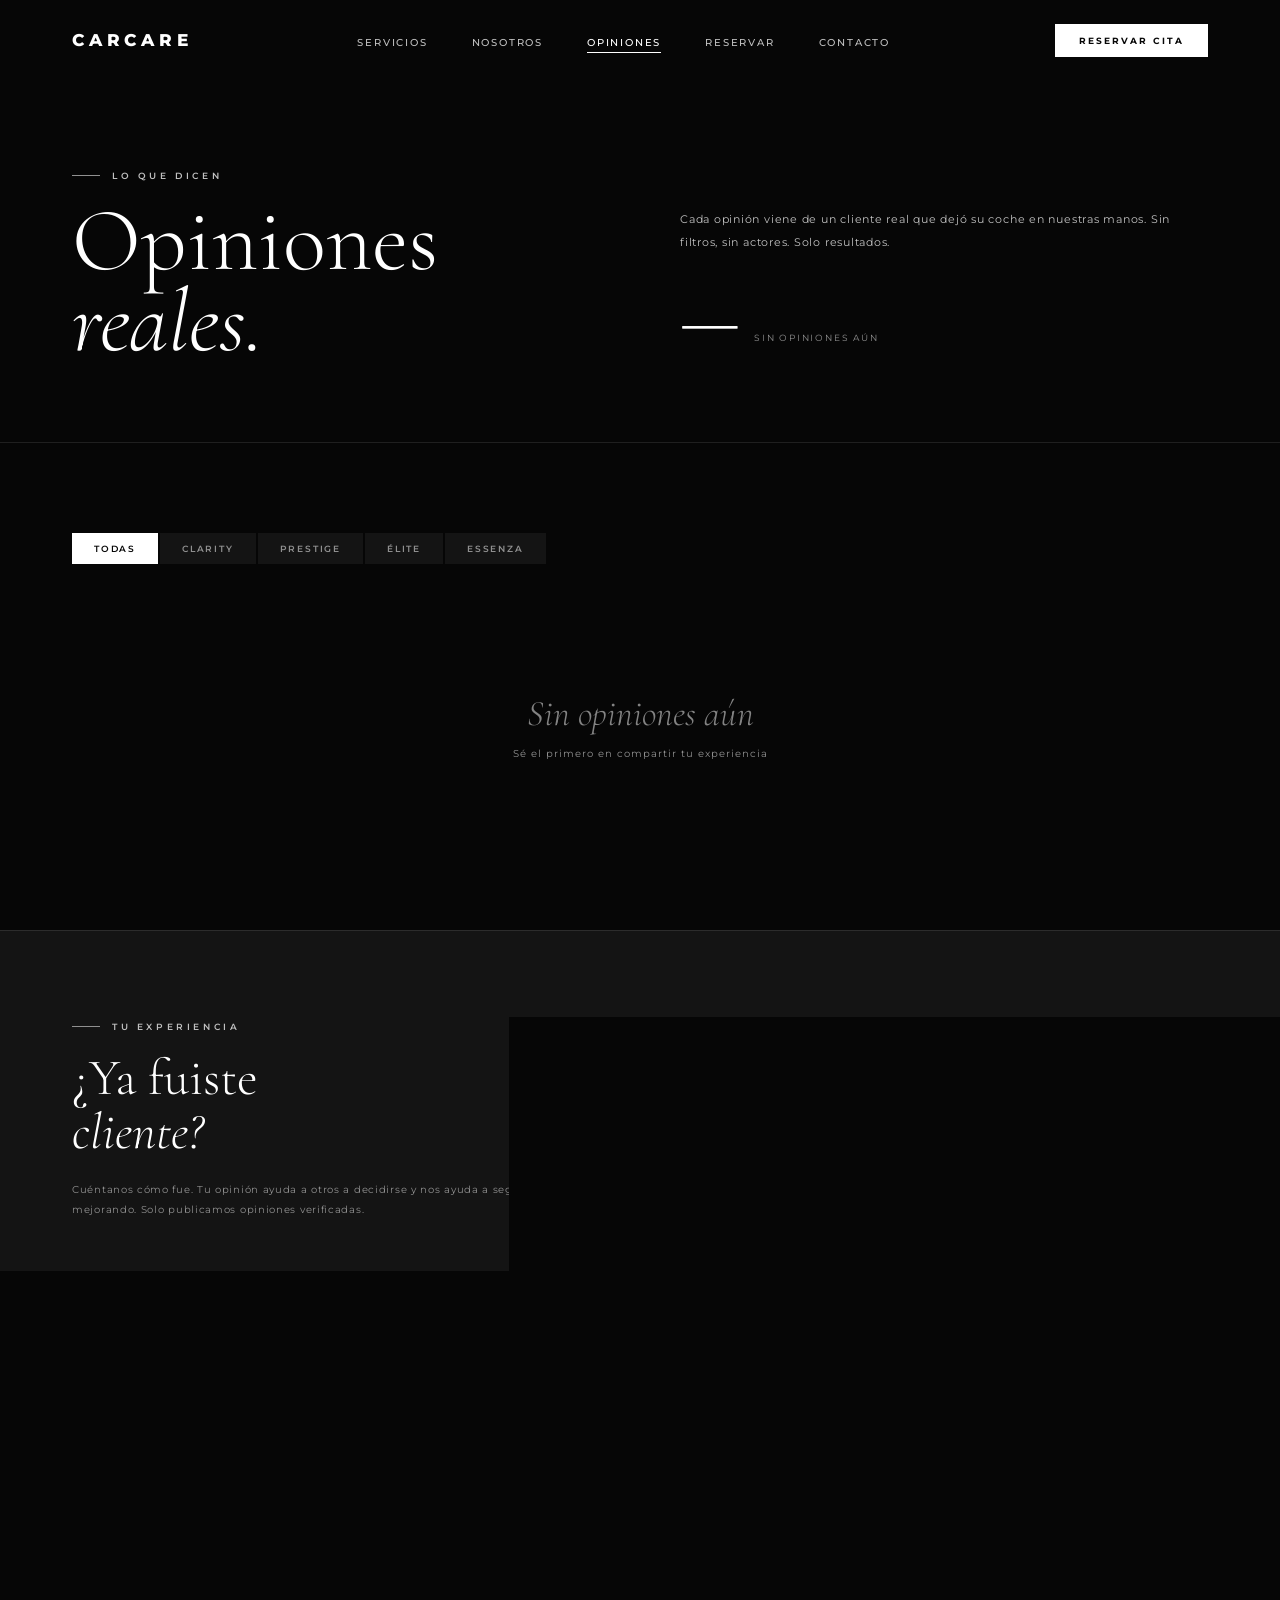
<file: opiniones.html>
<!DOCTYPE html>
<html lang="es">
<head>
<meta charset="UTF-8">
<meta name="viewport" content="width=device-width, initial-scale=1.0">
<title>Opiniones — CARCARE Bilbao</title>
<link rel="preconnect" href="https://fonts.googleapis.com">
<link rel="preconnect" href="https://fonts.gstatic.com" crossorigin>
<link href="https://fonts.googleapis.com/css2?family=Cormorant+Garamond:ital,wght@0,300;0,400;0,600;0,700;1,300;1,400;1,600&family=Montserrat:wght@300;400;500;600;700;800;900&display=swap" rel="stylesheet">
<link rel="stylesheet" href="shared.css">
<style>

/* ── Hero */
.reviews-hero {
  padding: calc(var(--nav-h) + 90px) var(--page-pad) 80px;
  border-bottom: 1px solid var(--border);
  display: grid;
  grid-template-columns: 1fr 1fr;
  gap: 80px;
  align-items: flex-end;
}
.reviews-hero-title {
  font-family: var(--font-display);
  font-size: clamp(56px, 7vw, 108px);
  font-weight: 300;
  line-height: 0.9;
  color: var(--white);
}
.reviews-hero-title em { font-style: italic; }
.reviews-hero-right {}
.reviews-hero-sub {
  font-family: var(--font-body);
  font-size: 11px;
  letter-spacing: 0.07em;
  line-height: 2.1;
  color: var(--gray-light);
  margin-bottom: 28px;
}
.avg-display {
  display: flex;
  align-items: baseline;
  gap: 14px;
  margin-bottom: 8px;
}
.avg-number {
  font-family: var(--font-display);
  font-size: 72px;
  font-weight: 300;
  color: var(--white);
  line-height: 1;
}
.avg-stars {
  display: flex;
  gap: 4px;
  align-items: center;
}
.star-icon {
  width: 14px;
  height: 14px;
  fill: var(--white);
}
.star-icon.empty { fill: var(--gray-mid); }   /* era --gray-dark */
.avg-count {
  font-family: var(--font-body);
  font-size: 9px;
  letter-spacing: 0.2em;
  color: var(--gray-mid);
  text-transform: uppercase;
  margin-top: 6px;
}

/* ── Reviews grid */
.reviews-section {
  padding: 90px var(--page-pad);
}
.reviews-controls {
  display: flex;
  gap: 2px;
  margin-bottom: 48px;
  flex-wrap: wrap;
}
.filter-btn {
  padding: 10px 22px;
  font-family: var(--font-body);
  font-size: 9px;
  font-weight: 600;
  letter-spacing: 0.2em;
  text-transform: uppercase;
  color: var(--gray-mid);
  background: var(--surface);
  border: none;
  cursor: pointer;
  transition: background 0.25s, color 0.25s;
}
.filter-btn:hover { color: var(--white); background: var(--surface-hover); }
.filter-btn.active { background: var(--white); color: var(--black); }

.reviews-grid {
  display: grid;
  grid-template-columns: repeat(3, 1fr);
  gap: 2px;
}

.review-card {
  background: var(--surface);
  padding: 36px 32px;
  display: flex;
  flex-direction: column;
  gap: 16px;
  transition: background 0.3s;
  position: relative;
  overflow: hidden;
}
.review-card:hover { background: var(--surface-hover); }

.review-card-accent {
  position: absolute;
  top: 0; left: 0; right: 0;
  height: 2px;
}

.review-stars {
  display: flex;
  gap: 3px;
}
.r-star { font-size: 11px; color: var(--white); }
.r-star.empty { color: var(--gray-mid); }   /* era --gray-dark */

.review-text {
  font-family: var(--font-display);
  font-size: 18px;
  font-weight: 300;
  font-style: italic;
  color: var(--white);
  line-height: 1.5;
  flex: 1;
}
.review-text::before { content: '"'; }
.review-text::after  { content: '"'; }

.review-meta {
  display: flex;
  flex-direction: column;
  gap: 4px;
  border-top: 1px solid var(--border);
  padding-top: 16px;
}
.review-name {
  font-family: var(--font-body);
  font-size: 11px;
  font-weight: 600;
  color: var(--white);
  letter-spacing: 0.05em;
}
.review-details {
  display: flex;
  gap: 12px;
  align-items: center;
}
.review-pack {
  font-family: var(--font-body);
  font-size: 8px;
  font-weight: 700;
  letter-spacing: 0.2em;
  text-transform: uppercase;
}
.review-vehiculo {
  font-family: var(--font-body);
  font-size: 9px;
  color: var(--gray-mid);
  letter-spacing: 0.05em;
}
.review-date {
  font-family: var(--font-body);
  font-size: 8px;
  color: var(--gray-mid);   /* era --gray-dark */
  letter-spacing: 0.1em;
}

.reviews-loading {
  grid-column: 1 / -1;
  text-align: center;
  padding: 80px 0;
  font-family: var(--font-body);
  font-size: 10px;
  letter-spacing: 0.2em;
  color: var(--gray-mid);   /* era --gray-dark */
  text-transform: uppercase;
}

.reviews-empty {
  grid-column: 1 / -1;
  padding: 80px 0;
  text-align: center;
}
.reviews-empty-title {
  font-family: var(--font-display);
  font-size: 36px;
  font-weight: 300;
  font-style: italic;
  color: rgba(255,255,255,0.5);   /* era 0.3 */
  margin-bottom: 12px;
}
.reviews-empty-sub {
  font-family: var(--font-body);
  font-size: 10px;
  letter-spacing: 0.1em;
  color: var(--gray-mid);   /* era --gray-dark */
}

/* ── Write review form */
.write-review {
  padding: 90px var(--page-pad);
  background: var(--surface);
  border-top: 1px solid var(--border);
  display: grid;
  grid-template-columns: 1fr 1fr;
  gap: 100px;
  align-items: start;
}
.write-left {}
.write-title {
  font-family: var(--font-display);
  font-size: clamp(36px, 4vw, 60px);
  font-weight: 300;
  line-height: 1.05;
  color: var(--white);
  margin-top: 16px;
  margin-bottom: 20px;
}
.write-title em { font-style: italic; }
.write-desc {
  font-family: var(--font-body);
  font-size: 10px;
  letter-spacing: 0.07em;
  line-height: 2;
  color: var(--gray-mid);
}

/* Star rating input */
.star-input {
  display: flex;
  gap: 6px;
  margin-bottom: 2px;
  padding: 16px 20px;
  background: var(--black);
}
.star-input-label {
  font-family: var(--font-body);
  font-size: 8px;
  font-weight: 700;
  letter-spacing: 0.28em;
  text-transform: uppercase;
  color: var(--gray-mid);
  padding: 16px 20px 8px;
  background: var(--black);
  display: block;
}
.star-btn {
  font-size: 22px;
  color: var(--gray-mid);   /* era --gray-dark */
  background: none;
  border: none;
  cursor: pointer;
  transition: color 0.2s, transform 0.2s;
  padding: 0;
  line-height: 1;
}
.star-btn:hover { transform: scale(1.2); }
.star-btn.lit { color: var(--white); }

@media (max-width: 960px) {
  .reviews-hero { grid-template-columns: 1fr; gap: 48px; padding: 100px var(--page-pad-sm) 60px; }
  .reviews-section { padding: 60px var(--page-pad-sm); }
  .reviews-grid { grid-template-columns: 1fr; }
  .write-review { grid-template-columns: 1fr; gap: 50px; padding: 60px var(--page-pad-sm); }
}
</style>
</head>
<body>

<nav id="navbar">
  <a class="nav-logo" href="index.html">CARCARE</a>
  <ul class="nav-links">
    <li><a href="servicios.html" class="nav-link">Servicios</a></li>
    <li><a href="nosotros.html" class="nav-link">Nosotros</a></li>
    <li><a href="opiniones.html" class="nav-link active">Opiniones</a></li>
    <li><a href="reserva.html" class="nav-link">Reservar</a></li>
    <li><a href="contacto.html" class="nav-link">Contacto</a></li>
  </ul>
  <a class="btn-primary nav-cta" href="reserva.html">Reservar cita</a>
  <button class="nav-hamburger" id="navHamburger" aria-label="Abrir menú">
    <span></span>
    <span></span>
    <span></span>
  </button>
</nav>
<div class="mobile-menu" id="mobileMenu">
  <button class="mobile-menu-close" id="mobileMenuClose" aria-label="Cerrar menú">
    <span></span>
    <span></span>
  </button>
  <div class="mobile-menu-inner">
    <a href="servicios.html">Servicios</a>
    <a href="nosotros.html">Nosotros</a>
    <a href="opiniones.html">Opiniones</a>
    <a href="reserva.html">Reservar</a>
    <a href="contacto.html">Contacto</a>
  </div>
</div>

<!-- HERO -->
<div class="reviews-hero">
  <div>
    <div class="section-label">Lo que dicen</div>
    <h1 class="reviews-hero-title">Opiniones<br><em>reales.</em></h1>
  </div>
  <div class="reviews-hero-right">
    <p class="reviews-hero-sub">Cada opinión viene de un cliente real que dejó su coche en nuestras manos. Sin filtros, sin actores. Solo resultados.</p>
    <div class="avg-display">
      <div class="avg-number" id="avgNumber">—</div>
      <div>
        <div class="avg-stars" id="avgStars"></div>
        <div class="avg-count" id="avgCount">cargando opiniones…</div>
      </div>
    </div>
  </div>
</div>

<!-- REVIEWS -->
<section class="reviews-section">
  <div class="reviews-controls">
    <button class="filter-btn active" data-filter="all" onclick="setFilter(this,'all')">Todas</button>
    <button class="filter-btn" data-filter="clarity"  onclick="setFilter(this,'clarity')">Clarity</button>
    <button class="filter-btn" data-filter="prestige" onclick="setFilter(this,'prestige')">Prestige</button>
    <button class="filter-btn" data-filter="elite"    onclick="setFilter(this,'elite')">Élite</button>
    <button class="filter-btn" data-filter="essenza"  onclick="setFilter(this,'essenza')">Essenza</button>
  </div>
  <div class="reviews-grid" id="reviewsGrid">
    <div class="reviews-loading">Cargando opiniones…</div>
  </div>
</section>

<!-- WRITE REVIEW -->
<section class="write-review reveal">
  <div class="write-left">
    <div class="section-label">Tu experiencia</div>
    <h2 class="write-title">¿Ya fuiste<br><em>cliente?</em></h2>
    <p class="write-desc">Cuéntanos cómo fue. Tu opinión ayuda a otros a decidirse y nos ayuda a seguir mejorando. Solo publicamos opiniones verificadas.</p>
  </div>
  <div>
    <form id="reviewForm" onsubmit="submitReview(event)">
      <div class="form-row">
        <div class="form-group">
          <label class="form-label">Tu nombre</label>
          <input class="form-input" name="nombre" type="text" placeholder="Nombre o iniciales" required>
        </div>
        <div class="form-group">
          <label class="form-label">Vehículo</label>
          <input class="form-input" name="vehiculo" type="text" placeholder="Ej: BMW M3, Audi A4…">
        </div>
      </div>
      <div class="form-group">
        <label class="form-label">Pack recibido</label>
        <select class="form-select form-input" name="pack">
          <option value="" disabled selected>Selecciona el pack</option>
          <option value="clarity">Pack Clarity</option>
          <option value="prestige">Pack Prestige</option>
          <option value="elite">Pack Élite</option>
          <option value="essenza">Carcare Essenza</option>
        </select>
      </div>
      <div class="form-group">
        <span class="star-input-label">Valoración</span>
        <div class="star-input">
          <button type="button" class="star-btn" data-val="1" onclick="setRating(1)">★</button>
          <button type="button" class="star-btn" data-val="2" onclick="setRating(2)">★</button>
          <button type="button" class="star-btn" data-val="3" onclick="setRating(3)">★</button>
          <button type="button" class="star-btn" data-val="4" onclick="setRating(4)">★</button>
          <button type="button" class="star-btn" data-val="5" onclick="setRating(5)">★</button>
        </div>
        <input type="hidden" id="ratingInput" name="rating">
      </div>
      <div class="form-group">
        <label class="form-label">Tu opinión</label>
        <textarea class="form-textarea form-input" name="texto" style="min-height:130px" placeholder="Cuéntanos cómo fue tu experiencia con Carcare…" required></textarea>
      </div>
      <button type="submit" class="form-submit">Enviar opinión</button>
      <div class="form-success" id="reviewSuccess">
        ¡Gracias por tu opinión! La revisaremos y la publicaremos en breve.
      </div>
    </form>
  </div>
</section>

<footer>
  <div class="footer-top">
    <div class="footer-brand">
      <span class="footer-logo">CARCARE</span>
      <p class="footer-sub">Detailing premium en Bilbao.</p>
    </div>
    <div class="footer-nav-group">
      <div class="footer-col">
        <div class="footer-col-title">Servicios</div>
        <a href="servicios.html#clarity">Pack Clarity</a>
        <a href="servicios.html#prestige">Pack Prestige</a>
        <a href="servicios.html#elite">Pack Élite</a>
        <a href="servicios.html#essenza">Carcare Essenza</a>
      </div>
      <div class="footer-col">
        <div class="footer-col-title">Páginas</div>
        <a href="index.html">Inicio</a>
        <a href="nosotros.html">Nosotros</a>
        <a href="opiniones.html">Opiniones</a>
        <a href="reserva.html">Reservar</a>
        <a href="contacto.html">Contacto</a>
      </div>
    </div>
  </div>
  <div class="footer-bottom">
    <span class="footer-copy">© 2025 Carcare Bilbao</span>
    <span class="footer-copy" style="color:var(--gray-dark)">Bilbao, Bizkaia</span>
  </div>
</footer>

<script src="shared.js"></script>
<script>
// ══════════════════════════════════════════════════════
//  CONFIGURACIÓN — pega la URL de tu Apps Script aquí
// ══════════════════════════════════════════════════════
const SCRIPT_URL = 'https://script.google.com/macros/s/AKfycbwlNCjz-JqFiNYk3-3V60-gRSr2Gyd5PNF8MrQcjZIiUBfYNjLin5qcMOVzvVOZRD7oRA/exec';

const PACK_COLORS = {
  clarity:  'var(--clarity)',
  prestige: 'var(--prestige)',
  elite:    'var(--elite)',
  essenza:  'var(--essenza)',
};
const PACK_LABELS = {
  clarity:  'Clarity',
  prestige: 'Prestige',
  elite:    'Élite',
  essenza:  'Essenza',
};

let allReviews   = [];
let activeFilter = 'all';
let selectedRating = 0;
let isLoading    = true;

// ── Carga opiniones SOLO desde Google Sheets vía Apps Script
async function loadReviews() {
  setLoadingState(true);
  try {
    const res  = await fetch(SCRIPT_URL + '?action=reviews', { cache: 'no-store' });
    if (!res.ok) throw new Error('HTTP ' + res.status);
    const data = await res.json();
    if (data.ok) {
      allReviews = data.reviews || [];
    } else {
      console.warn('Apps Script error:', data.error);
      allReviews = [];
    }
  } catch (err) {
    console.warn('No se pudieron cargar las opiniones:', err.message);
    allReviews = [];
    showScriptNotice();
  } finally {
    isLoading = false;
    renderReviews();
    renderStats();
  }
}

// Aviso cuando el script aún no está configurado
function showScriptNotice() {
  const grid = document.getElementById('reviewsGrid');
  grid.innerHTML = `
    <div class="reviews-empty" style="grid-column:1/-1">
      <div class="reviews-empty-title">Configura tu Apps Script</div>
      <div class="reviews-empty-sub" style="max-width:480px;margin:0 auto;line-height:2">
        Pega la URL de tu Google Apps Script en la variable <code style="color:var(--clarity);font-size:10px">SCRIPT_URL</code>
        de este archivo para cargar las opiniones reales desde tu Google Sheets.
      </div>
    </div>`;
}

function setLoadingState(loading) {
  if (loading) {
    document.getElementById('reviewsGrid').innerHTML =
      '<div class="reviews-loading">Cargando opiniones…</div>';
  }
}

function renderStats() {
  if (!allReviews.length) {
    document.getElementById('avgNumber').textContent = '—';
    document.getElementById('avgCount').textContent = 'Sin opiniones aún';
    document.getElementById('avgStars').innerHTML = '';
    return;
  }
  const avg = allReviews.reduce((s, r) => s + Number(r.rating), 0) / allReviews.length;
  document.getElementById('avgNumber').textContent = avg.toFixed(1);
  document.getElementById('avgCount').textContent = allReviews.length + ' opinión' + (allReviews.length !== 1 ? 'es' : '') + ' verificada' + (allReviews.length !== 1 ? 's' : '');

  const starsEl = document.getElementById('avgStars');
  starsEl.innerHTML = '';
  for (let i = 1; i <= 5; i++) {
    const s = document.createElementNS('http://www.w3.org/2000/svg', 'svg');
    s.setAttribute('viewBox','0 0 24 24');
    s.classList.add('star-icon');
    if (i > Math.round(avg)) s.classList.add('empty');
    s.innerHTML = '<path d="M12 2l3.09 6.26L22 9.27l-5 4.87 1.18 6.88L12 17.77l-6.18 3.25L7 14.14 2 9.27l6.91-1.01L12 2z"/>';
    starsEl.appendChild(s);
  }
}

function renderReviews() {
  const grid = document.getElementById('reviewsGrid');

  const filtered = activeFilter === 'all'
    ? allReviews
    : allReviews.filter(r => (r.pack || '').toLowerCase() === activeFilter);

  if (!filtered.length) {
    grid.innerHTML = `
      <div class="reviews-empty">
        <div class="reviews-empty-title">Sin opiniones aún</div>
        <div class="reviews-empty-sub">Sé el primero en compartir tu experiencia</div>
      </div>`;
    return;
  }

  grid.innerHTML = filtered.map(r => {
    const pack  = (r.pack || '').toLowerCase();
    const color = PACK_COLORS[pack] || 'var(--gray-mid)';
    const label = PACK_LABELS[pack] || r.pack || '';
    const stars = Array.from({length: 5}, (_, i) =>
      `<span class="r-star${i >= Number(r.rating) ? ' empty' : ''}">★</span>`
    ).join('');

    return `
    <div class="review-card">
      <div class="review-card-accent" style="background:${color}"></div>
      <div class="review-stars">${stars}</div>
      <div class="review-text">${escHtml(r.texto)}</div>
      <div class="review-meta">
        <span class="review-name">${escHtml(r.nombre)}</span>
        <div class="review-details">
          ${label ? `<span class="review-pack" style="color:${color}">${label}</span>` : ''}
          ${r.vehiculo && r.vehiculo !== '—' ? `<span class="review-vehiculo">· ${escHtml(r.vehiculo)}</span>` : ''}
        </div>
        ${r.fecha ? `<span class="review-date">${escHtml(r.fecha)}</span>` : ''}
      </div>
    </div>`;
  }).join('');
}

// Escapa HTML para seguridad
function escHtml(str) {
  return String(str)
    .replace(/&/g,'&amp;').replace(/</g,'&lt;')
    .replace(/>/g,'&gt;').replace(/"/g,'&quot;');
}

function setFilter(btn, filter) {
  document.querySelectorAll('.filter-btn').forEach(b => b.classList.remove('active'));
  btn.classList.add('active');
  activeFilter = filter;
  renderReviews();
}

// ── Valoración con estrellas
function setRating(val) {
  selectedRating = val;
  document.getElementById('ratingInput').value = val;
  document.querySelectorAll('.star-btn').forEach((btn, i) => {
    btn.classList.toggle('lit', i < val);
  });
}

// ── Enviar opinión a Google Sheets
async function submitReview(e) {
  e.preventDefault();
  if (!selectedRating) {
    alert('Por favor selecciona una valoración con las estrellas.');
    return;
  }

  const form   = e.target;
  const submit = form.querySelector('.form-submit');
  submit.textContent = 'Enviando…';
  submit.disabled = true;

  const payload = {
    action:   'review',
    nombre:   form.nombre.value.trim(),
    vehiculo: form.vehiculo.value.trim(),
    pack:     form.pack.value,
    rating:   selectedRating,
    texto:    form.texto.value.trim(),
  };

  try {
    const res    = await fetch(SCRIPT_URL, {
      method:  'POST',
      body:    JSON.stringify(payload),
    });
    const result = await res.json();

    if (result.ok) {
      document.getElementById('reviewSuccess').classList.add('show');
      form.reset();
      setRating(0);
      setTimeout(() => document.getElementById('reviewSuccess').classList.remove('show'), 7000);
    } else {
      alert('Error al enviar: ' + (result.error || 'Inténtalo de nuevo.'));
    }
  } catch (err) {
    alert('No se pudo conectar con el servidor. Comprueba que has configurado la URL del Apps Script.');
    console.error(err);
  } finally {
    submit.textContent = 'Enviar opinión';
    submit.disabled = false;
  }
}

// ── Inicio
loadReviews();
</script>
</body>
</html>
</file>
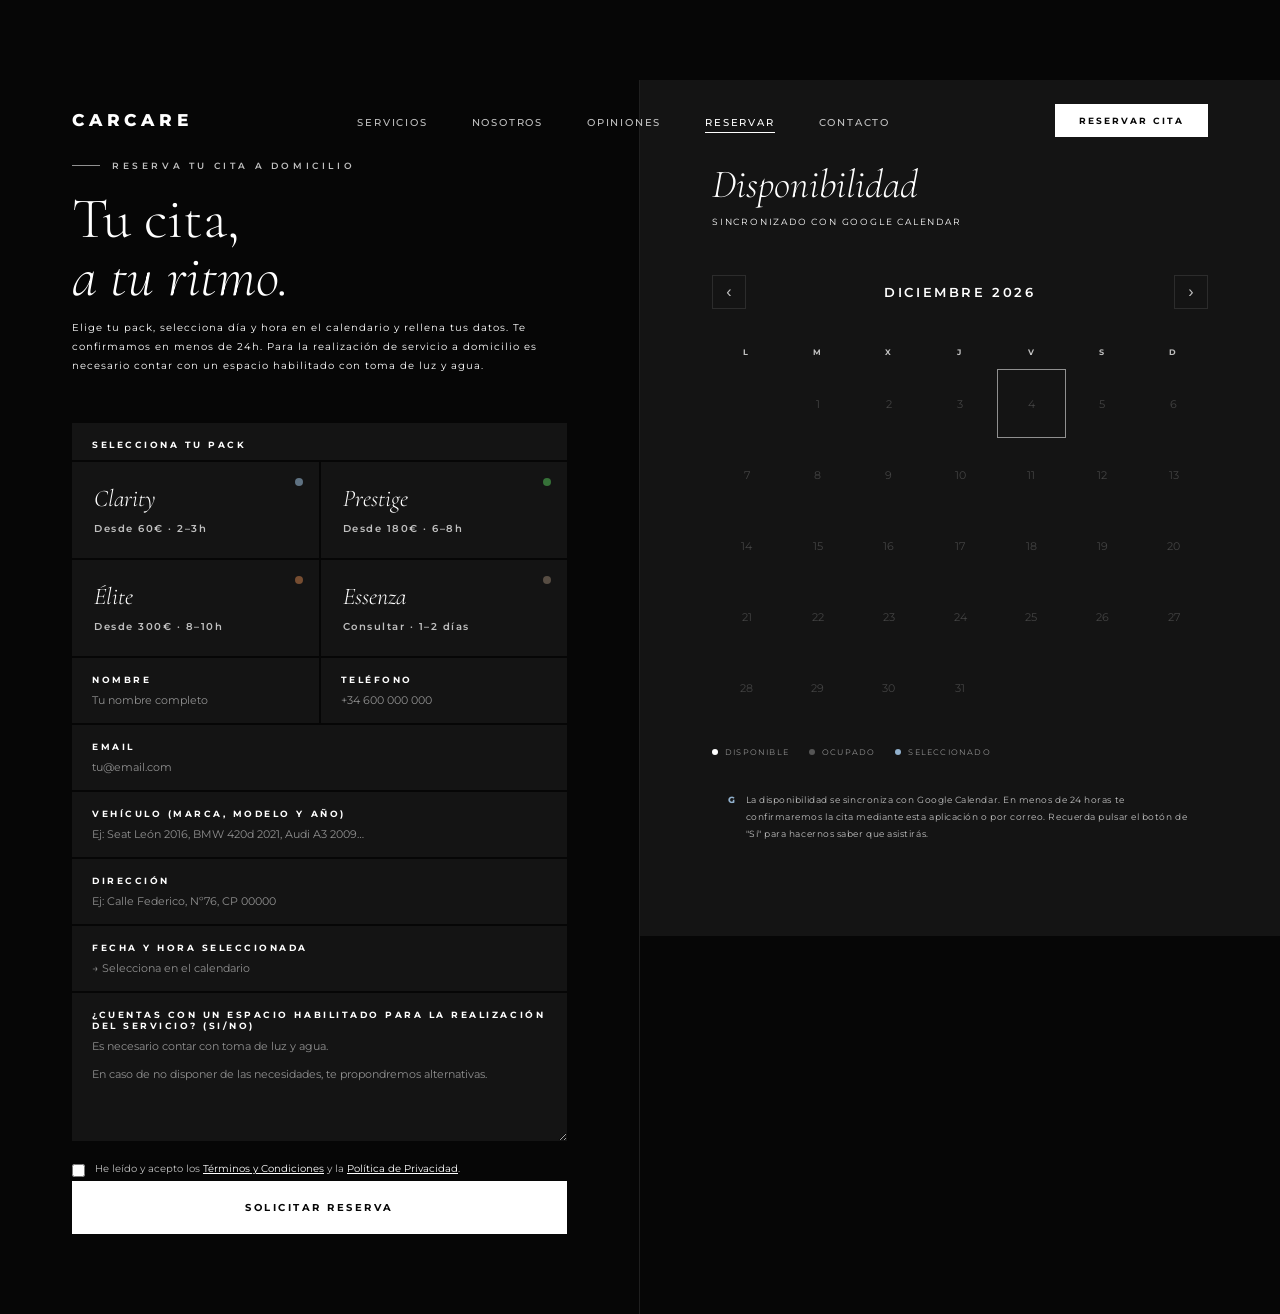
<file: reserva.html>
<!DOCTYPE html>
<html lang="es">
<head>
<meta charset="UTF-8">
<meta name="viewport" content="width=device-width, initial-scale=1.0">
<title>Reservar — CARCARE Bilbao</title>
<link rel="preconnect" href="https://fonts.googleapis.com">
<link rel="preconnect" href="https://fonts.gstatic.com" crossorigin>
<link href="https://fonts.googleapis.com/css2?family=Cormorant+Garamond:ital,wght@0,300;0,400;0,600;0,700;1,300;1,400;1,600&family=Montserrat:wght@300;400;500;600;700;800;900&display=swap" rel="stylesheet">
<link rel="stylesheet" href="shared.css">
<style>

.booking-layout {
  display: grid;
  grid-template-columns: 1fr 1fr;
  min-height: calc(100vh - 80px);
  margin-top: var(--nav-h);
}

/* LEFT — FORM */
.booking-form-side {
  padding: 80px var(--page-pad);
  border-right: 1px solid var(--border);
}

.booking-form-title {
  font-family: var(--font-display);
  font-size: clamp(40px, 4.5vw, 68px);
  font-weight: 300;
  line-height: 1.0;
  color: var(--white);
  margin-bottom: 12px;
}
.booking-form-title em { font-style: italic; }
.booking-form-sub {
  font-family: var(--font-body);
  font-size: 10px;
  letter-spacing: 0.1em;
  color: var(--white);
  line-height: 1.9;
  margin-bottom: 48px;
}
.form-label {
  font-size: 9px;          /* Ajusta según prefieras */
  color: #ffffff;           /* Nuevo color */
}
.form-input, .form-textarea {
  font-size: 11px;          /* Ajusta según prefieras */
  color: #ffffff;           /* Color del texto que escribe el usuario */
  /* El placeholder se mantiene gris suave */
}
.form-input::placeholder,
.form-textarea::placeholder {
  color: var(--gray-mid);           /* Color de los placeholders */
}
/* Pack selector cards */
.pack-selector {
  display: grid;
  grid-template-columns: 1fr 1fr;
  gap: 2px;
  margin-bottom: 2px;
}
.pack-opt {
  padding: 20px 20px;
  background: var(--surface);
  cursor: pointer;
  border: 2px solid transparent;
  transition: border-color 0.25s, background 0.25s;
  position: relative;
}
.pack-opt:hover { background: var(--surface-hover); }
.pack-opt.selected { border-color: var(--white); background: var(--surface-hover); }
.pack-opt-name {
  font-family: var(--font-display);
  font-size: 24px;
  font-weight: 300;
  font-style: italic;
  color: var(--white);
  display: block;
  margin-bottom: 4px;
}
.pack-opt-price {
  font-family: var(--font-body);
  font-size: 10px;
  font-weight: 600;
  letter-spacing: 0.15em;
  color: var(--gray-light);
}
.pack-opt-dot {
  position: absolute;
  top: 14px;
  right: 14px;
  width: 8px;
  height: 8px;
  border-radius: 50%;
  opacity: 0.6;
}
.pack-opt.selected .pack-opt-dot { opacity: 1; transform: scale(1.3); }

/* RIGHT — CALENDAR */
.booking-cal-side {
  padding: 80px var(--page-pad);
  background: var(--surface);
  position: sticky;
  top: 0;
  align-self: start;
  min-height: calc(100vh - 80px);
}

.cal-title {
  font-family: var(--font-display);
  font-size: 40px;
  font-weight: 300;
  font-style: italic;
  color: var(--white);
  margin-bottom: 8px;
}
.cal-sub {
  font-family: var(--font-body);
  font-size: 9px;
  letter-spacing: 0.2em;
  text-transform: uppercase;
  color: var(--white);
  margin-bottom: 48px;
}

.cal-nav {
  display: flex;
  align-items: center;
  justify-content: space-between;
  margin-bottom: 28px;
}
.cal-month-display {
  font-family: var(--font-body);
  font-size: 13px;
  font-weight: 600;
  letter-spacing: 0.2em;
  text-transform: uppercase;
  color: var(--white);
}
.cal-nav-btn {
  background: none;
  border: 1px solid var(--border);
  color: var(--gray-light);
  width: 34px;
  height: 34px;
  cursor: pointer;
  display: flex;
  align-items: center;
  justify-content: center;
  font-size: 16px;
  transition: border-color 0.25s, color 0.25s;
}
.cal-nav-btn:hover { border-color: var(--white); color: var(--white); }

.cal-grid {
  display: grid;
  grid-template-columns: repeat(7, 1fr);
  gap: 2px;
}
.cal-day-head {
  font-family: var(--font-body);
  font-size: 8px;
  font-weight: 700;
  letter-spacing: 0.15em;
  text-transform: uppercase;
  color: var(--gray-light);   /* era --gray-dark */
  text-align: center;
  padding: 10px 0;
}
.cal-day {
  aspect-ratio: 1;
  display: flex;
  align-items: center;
  justify-content: center;
  font-family: var(--font-body);
  font-size: 11px;
  font-weight: 400;
  color: var(--gray-light);
  cursor: pointer;
  transition: all 0.2s;
  position: relative;
  border: 1px solid transparent;
}
.cal-day.avail { color: var(--white); }
.cal-day.avail:hover { background: var(--black); border-color: var(--border); }
.cal-day.avail::after {
  content: '';
  position: absolute;
  bottom: 5px;
  left: 50%; transform: translateX(-50%);
  width: 3px; height: 3px;
  border-radius: 50%;
  background: var(--clarity);
}
.cal-day.selected { background: var(--white) !important; color: var(--black) !important; border-color: var(--white); }
.cal-day.selected::after { display: none; }
.cal-day.unavail { color: var(--gray-dark); cursor: not-allowed; }
.cal-day.past { color: rgba(255,255,255,0.2); cursor: not-allowed; }   /* era 0.1 */
.cal-day.today { border-color: var(--gray-mid); }   /* era --gray-dark */
.cal-day.empty { cursor: default; }

/* Time slots */
.slots-section {
  margin-top: 32px;
  display: none;
}
.slots-section.show { display: block; }
.slots-date {
  font-family: var(--font-display);
  font-size: 20px;
  font-weight: 300;
  font-style: italic;
  color: var(--white);
  margin-bottom: 16px;
}
.slots-grid {
  display: grid;
  grid-template-columns: repeat(4, 1fr);
  gap: 2px;
}
.slot-btn {
  padding: 14px 8px;
  text-align: center;
  font-family: var(--font-body);
  font-size: 10px;
  font-weight: 600;
  letter-spacing: 0.1em;
  color: var(--white);
  background: var(--black);
  border: none;
  cursor: pointer;
  transition: background 0.2s;
}
.slot-btn:hover { background: var(--gray-dark); }
.slot-btn.sel { background: var(--white); color: var(--black); }
.slot-btn.taken { background: transparent; color: var(--gray-mid); cursor: not-allowed; text-decoration: line-through; }   /* era --gray-dark */

.cal-legend {
  display: flex;
  gap: 20px;
  margin-top: 24px;
}
.legend-item {
  display: flex;
  align-items: center;
  gap: 7px;
  font-family: var(--font-body);
  font-size: 8px;
  letter-spacing: 0.15em;
  text-transform: uppercase;
  color: var(--gray-mid);   /* era --gray-dark */
}
.legend-dot { width: 6px; height: 6px; border-radius: 50%; }

/* Booking summary */
.booking-summary {
  margin-top: 32px;
  background: var(--black);
  padding: 24px 20px;
  display: none;
  border-top: 2px solid var(--clarity);
}
.booking-summary.show { display: block; }
.summary-label {
  font-family: var(--font-body);
  font-size: 8px;
  font-weight: 700;
  letter-spacing: 0.3em;
  text-transform: uppercase;
  color: var(--gray-mid);
  margin-bottom: 12px;
}
.summary-row {
  display: flex;
  justify-content: space-between;
  align-items: center;
  padding: 8px 0;
  border-bottom: 1px solid var(--border);
}
.summary-row:last-child { border-bottom: none; }
.summary-key {
  font-family: var(--font-body);
  font-size: 9px;
  letter-spacing: 0.1em;
  color: var(--white);
}
.summary-val {
  font-family: var(--font-body);
  font-size: 10px;
  font-weight: 600;
  color: var(--white);
}

.google-note {
  margin-top: 20px;
  padding: 14px 16px;
  background: var(--surface);
  font-family: var(--font-body);
  font-size: 9px;
  letter-spacing: 0.06em;
  color: var(--gray-light);
  line-height: 1.9;
  display: flex;
  gap: 10px;
}
.google-note::before { content: 'G'; font-weight: 800; color: var(--clarity); flex-shrink: 0; }

@media (max-width: 960px) {
  .booking-layout { grid-template-columns: 1fr; margin-top: 0; }
  .booking-form-side { padding: 100px var(--page-pad-sm) 60px; }
  .booking-cal-side { padding: 60px var(--page-pad-sm); position: static; min-height: auto; }
  .pack-selector { grid-template-columns: 1fr 1fr; }
  .slots-grid { grid-template-columns: repeat(3, 1fr); }
}
</style>
</head>
<body>

<nav id="navbar">
  <a class="nav-logo" href="index.html">CARCARE</a>
  <ul class="nav-links">
    <li><a href="servicios.html" class="nav-link">Servicios</a></li>
    <li><a href="nosotros.html" class="nav-link">Nosotros</a></li>
    <li><a href="opiniones.html" class="nav-link">Opiniones</a></li>
    <li><a href="reserva.html" class="nav-link active">Reservar</a></li>
    <li><a href="contacto.html" class="nav-link">Contacto</a></li>
  </ul>
  <a class="btn-primary nav-cta" href="reserva.html">Reservar cita</a>
  <button class="nav-hamburger" id="navHamburger" aria-label="Abrir menú">
    <span></span>
    <span></span>
    <span></span>
  </button>
</nav>
<div class="mobile-menu" id="mobileMenu">
  <button class="mobile-menu-close" id="mobileMenuClose" aria-label="Cerrar menú">
    <span></span>
    <span></span>
  </button>
  <div class="mobile-menu-inner">
    <a href="servicios.html">Servicios</a>
    <a href="nosotros.html">Nosotros</a>
    <a href="opiniones.html">Opiniones</a>
    <a href="reserva.html">Reservar</a>
    <a href="contacto.html">Contacto</a>
  </div>
</div>

<div class="booking-layout">

  <!-- FORM SIDE -->
  <div class="booking-form-side">
    <div class="section-label">Reserva tu cita a domicilio</div>
    <h1 class="booking-form-title">Tu cita,<br><em>a tu ritmo.</em></h1>
    <p class="booking-form-sub">Elige tu pack, selecciona día y hora en el calendario y rellena tus datos. Te confirmamos en menos de 24h. Para la realización de servicio a domicilio es necesario contar con un espacio habilitado con toma de luz y agua.</p>

    <form id="bookingForm" onsubmit="handleBook(event)">

      <!-- Pack selector -->
      <div style="margin-bottom:2px">
        <div class="form-label" style="background:var(--surface);padding:16px 20px 10px;margin-bottom:2px">Selecciona tu pack</div>
        <div class="pack-selector">
          <div class="pack-opt" data-pack="clarity" onclick="selectPack(this)">
            <span class="pack-opt-name">Clarity</span>
            <span class="pack-opt-price">Desde 60€ · 2–3h</span>
            <span class="pack-opt-dot" style="background:var(--clarity)"></span>
          </div>
          <div class="pack-opt" data-pack="prestige" onclick="selectPack(this)">
            <span class="pack-opt-name">Prestige</span>
            <span class="pack-opt-price">Desde 180€ · 6–8h</span>
            <span class="pack-opt-dot" style="background:var(--prestige)"></span>
          </div>
          <div class="pack-opt" data-pack="elite" onclick="selectPack(this)">
            <span class="pack-opt-name">Élite</span>
            <span class="pack-opt-price">Desde 300€ · 8–10h</span>
            <span class="pack-opt-dot" style="background:var(--elite)"></span>
          </div>
          <div class="pack-opt" data-pack="essenza" onclick="selectPack(this)">
            <span class="pack-opt-name">Essenza</span>
            <span class="pack-opt-price">Consultar · 1–2 días</span>
            <span class="pack-opt-dot" style="background:var(--essenza)"></span>
          </div>
        </div>
        <input type="hidden" id="selectedPack" name="pack" required>
      </div>

      <div class="form-row">
        <div class="form-group">
          <label class="form-label">Nombre</label>
          <input class="form-input" type="text" name="nombre" placeholder="Tu nombre completo" required>
        </div>
        <div class="form-group">
          <label class="form-label">Teléfono</label>
          <input class="form-input" type="tel" name="telefono" placeholder="+34 600 000 000" required>
        </div>
      </div>
      <div class="form-group">
        <label class="form-label">Email</label>
        <input class="form-input" type="email" name="email" placeholder="tu@email.com" required>
      </div>
      <div class="form-group">
        <label class="form-label">Vehículo (marca, modelo y año)</label>
        <input class="form-input" type="text" name="vehiculo" placeholder="Ej: Seat León 2016, BMW 420d 2021, Audi A3 2009…" required>
      </div>

      <div class="form-group">
        <label class="form-label">Dirección</label>
        <input class="form-input" type="text" name="direccion" required placeholder="Ej: Calle Federico, Nº76, CP 00000">
      </div>

      <div class="form-group">
        <label class="form-label">Fecha y hora seleccionada</label>
        <input class="form-input" id="fechaInput" name="fecha" type="text" placeholder="→ Selecciona en el calendario" readonly style="cursor:pointer" onclick="document.querySelector('.booking-cal-side').scrollIntoView({behavior:'smooth'})">
      </div>

      <div class="form-group">
        <label class="form-label">¿Cuentas con un espacio habilitado para la realización del servicio? (Si/No)</label>
        <textarea class="form-textarea form-input" name="notas" required placeholder="Es necesario contar con toma de luz y agua.

En caso de no disponer de las necesidades, te propondremos alternativas."></textarea>
      </div>
<div class="form-group" style="margin-top:20px">
  <label style="display:flex;align-items:flex-start;gap:10px;cursor:pointer">
    <input type="checkbox" required style="margin-top:3px">
    <span style="font-size:10px;color:var(--gray-light);line-height:1.6">
      He leído y acepto los 
      <a href="docs/terminos.pdf" target="_blank" style="color:var(--white);text-decoration:underline">Términos y Condiciones</a> 
      y la 
      <a href="docs/privacidad.pdf" target="_blank" style="color:var(--white);text-decoration:underline">Política de Privacidad</a>.
    </span>
  </label>
</div>
      <button type="submit" class="form-submit">Solicitar reserva</button>
      <div class="form-success" id="bookSuccess">
        Solicitud enviada correctamente. Te contactamos en menos de 24h para confirmar y recibirás el evento en tu Google Calendar.
      </div>
    </form>
  </div>

  <!-- CALENDAR SIDE -->
  <div class="booking-cal-side">
    <div class="cal-title">Disponibilidad</div>
    <p class="cal-sub">Sincronizado con Google Calendar</p>

    <div class="cal-nav">
      <button class="cal-nav-btn" onclick="changeMonth(-1)">‹</button>
      <div class="cal-month-display" id="calMonthDisplay"></div>
      <button class="cal-nav-btn" onclick="changeMonth(1)">›</button>
    </div>

    <div class="cal-grid" id="calGrid"></div>

    <div class="cal-legend">
      <div class="legend-item"><div class="legend-dot" style="background:var(--white)"></div>Disponible</div>
      <div class="legend-item"><div class="legend-dot" style="background:var(--gray-dark)"></div>Ocupado</div>
      <div class="legend-item"><div class="legend-dot" style="background:var(--clarity)"></div>Seleccionado</div>
    </div>

    <div class="slots-section" id="slotsSection">
      <div class="slots-date" id="slotsDate"></div>
      <div class="slots-grid" id="slotsGrid"></div>
    </div>

    <div class="booking-summary" id="bookSummary">
      <div class="summary-label">Tu reserva</div>
      <div class="summary-row"><span class="summary-key">Pack</span><span class="summary-val" id="sumPack">—</span></div>
      <div class="summary-row"><span class="summary-key">Fecha</span><span class="summary-val" id="sumDate">—</span></div>
      <div class="summary-row"><span class="summary-key">Hora</span><span class="summary-val" id="sumTime">—</span></div>
    </div>

    <div class="google-note">
      La disponibilidad se sincroniza con Google Calendar. En menos de 24 horas te confirmaremos la cita mediante esta aplicación o por correo. Recuerda pulsar el botón de "Sí" para hacernos saber que asistirás.
    </div>
  </div>

</div>

<script src="shared.js"></script>
<script>
// ════════════════════════════════════════════════════
//  CONFIGURACIÓN — pega aquí la URL de tu Apps Script
// ════════════════════════════════════════════════════
const SCRIPT_URL = 'https://script.google.com/macros/s/AKfycbxaPz_KVysibfQfVF_KtIlvn9EtvxHQdiK-_z5LlBgV2JqQchwtcfIPb8UtIkcw3VO-tA/exec';

// ── PACK SELECTOR
const packPrices = { clarity:'60€', prestige:'180€', elite:'300€', essenza:'Consultar' };
const packNames  = { clarity:'Pack Clarity', prestige:'Pack Prestige', elite:'Pack Élite', essenza:'Carcare Essenza' };

function selectPack(el) {
  document.querySelectorAll('.pack-opt').forEach(o => o.classList.remove('selected'));
  el.classList.add('selected');
  const pack = el.dataset.pack;
  document.getElementById('selectedPack').value = pack;
  document.getElementById('sumPack').textContent = packNames[pack] + ' — desde ' + packPrices[pack];
  updateSummary();
}

// ── CALENDAR
const MONTHS = ['Enero','Febrero','Marzo','Abril','Mayo','Junio','Julio','Agosto','Septiembre','Octubre','Noviembre','Diciembre'];
const DAYS   = ['L','M','X','J','V','S','D'];

let cMonth, cYear;
let selDay    = null;
let selTime   = null;
let availData = {};   // slots libres por día { día: [{start, end, title}] }
let busyData  = {};   // slots ocupados por día { día: [{start, end}] }

function initCal() {
  const now = new Date();
  cMonth = now.getMonth();
  cYear  = now.getFullYear();
  fetchAvailability(cYear, cMonth);
}

// Consulta disponibilidad: slots del cal. de disponibilidad MENOS los ya reservados
async function fetchAvailability(year, month) {
  document.getElementById('calGrid').innerHTML =
    '<div style="grid-column:1/-1;padding:20px 0;text-align:center;font-family:var(--font-body);font-size:9px;letter-spacing:0.2em;text-transform:uppercase;color:var(--gray-mid)">Cargando disponibilidad…</div>';
  try {
    const res     = await fetch(SCRIPT_URL + '?action=availability&year=' + year + '&month=' + month, { cache: 'no-store' });
    if (!res.ok) throw new Error('HTTP ' + res.status);
    const rawText = await res.text();
    const data    = rawText ? JSON.parse(rawText) : {};
    if (data.ok) {
      availData = data.available || {};   // slots que el cliente puede elegir
      busyData  = data.busy      || {};   // slots ya reservados (mostrar en gris)
    } else {
      console.warn('Apps Script error:', data.error);
      availData = {}; busyData = {};
    }
  } catch(err) {
    console.warn('Disponibilidad no cargada:', err.message);
    availData = {}; busyData = {};
  }
  renderCal();
}

function renderCal() {
  document.getElementById('calMonthDisplay').textContent = MONTHS[cMonth] + ' ' + cYear;
  const grid = document.getElementById('calGrid');
  grid.innerHTML = '';

  DAYS.forEach(d => {
    const el = document.createElement('div');
    el.className = 'cal-day-head';
    el.textContent = d;
    grid.appendChild(el);
  });

  const firstDay = new Date(cYear, cMonth, 1).getDay();
  const offset   = firstDay === 0 ? 6 : firstDay - 1;
  const total    = new Date(cYear, cMonth + 1, 0).getDate();
  const today    = new Date();
  const todayKey = today.getFullYear() + '-' + today.getMonth() + '-' + today.getDate();

  for (let i = 0; i < offset; i++) {
    const el = document.createElement('div');
    el.className = 'cal-day empty';
    grid.appendChild(el);
  }

  for (let d = 1; d <= total; d++) {
    const el      = document.createElement('div');
    el.className  = 'cal-day';
    el.textContent = d;

    const dateKey    = cYear + '-' + cMonth + '-' + d;
    const dayDate    = new Date(cYear, cMonth, d);
    const isPast     = dayDate < new Date(today.getFullYear(), today.getMonth(), today.getDate());

    // Un día es seleccionable solo si tiene slots libres en el cal. de disponibilidad
    const hasAvail   = availData[d] && availData[d].length > 0;
    // Un día está completamente ocupado si tiene slots busy pero ninguno libre
    const allBusy    = !hasAvail && busyData[d] && busyData[d].length > 0;
    // Un día no está en ningún calendario = no trabajas ese día
    const notWorking = !hasAvail && !busyData[d];

    if (isPast)           el.classList.add('past');
    else if (notWorking)  el.classList.add('past');      // no configurado = no disponible
    else if (allBusy)     el.classList.add('unavail');   // todo ocupado
    else                  el.classList.add('avail');     // tiene huecos libres

    if (dateKey === todayKey) el.classList.add('today');
    if (selDay  === dateKey)  el.classList.add('selected');

    if (el.classList.contains('avail')) {
      el.addEventListener('click', () => {
        selDay = dateKey; selTime = null;
        renderCal();
        showSlots(d);
      });
    }
    grid.appendChild(el);
  }
}

function changeMonth(dir) {
  cMonth += dir;
  if (cMonth > 11) { cMonth = 0; cYear++; }
  if (cMonth < 0)  { cMonth = 11; cYear--; }
  selDay = null; selTime = null;
  document.getElementById('slotsSection').classList.remove('show');
  document.getElementById('bookSummary').classList.remove('show');
  fetchAvailability(cYear, cMonth);
}

function showSlots(day) {
  const sec   = document.getElementById('slotsSection');
  const grid  = document.getElementById('slotsGrid');
  const label = day + ' de ' + MONTHS[cMonth] + ' de ' + cYear;

  document.getElementById('slotsDate').textContent = label;
  sec.classList.add('show');
  grid.innerHTML = '';

  // --- Estos son los eventos del calendario de disponibilidad ---
  const freeSlotsRaw = availData[day] || [];

  // Si no hay NINGÚN evento → día sin disponibilidad
  if (!freeSlotsRaw.length) {
    grid.innerHTML = '<div style="grid-column:1/-1;padding:16px 0;font-family:var(--font-body);font-size:10px;color:var(--gray-mid);letter-spacing:0.1em">Sin horarios disponibles este día</div>';
    return;
  }

  // --- Expandimos cada evento a intervalos de 1h ---
  const freeSlots = [];
  freeSlotsRaw.forEach(ev => {
    const startH = parseInt(ev.start.split(':')[0], 10);
    const endH   = parseInt(ev.end.split(':')[0], 10);
    for (let h = startH; h < endH; h++) {
      freeSlots.push((h < 10 ? '0' : '') + h + ':00');
    }
  });

  // --- Slots ocupados reales ---
  const takenSlots = (busyData[day] || []).map(ev => ev.start);

  // --- Mostrar cada hora disponible ---
  freeSlots.forEach(time => {
    const btn = document.createElement('button');
    btn.type = 'button';
    const isTaken = takenSlots.includes(time);
    if (isTaken) {
      btn.className = 'slot-btn taken';
      btn.textContent = time;
    } else {
      btn.className = 'slot-btn';
      btn.textContent = time;
      btn.addEventListener('click', () => {
        document.querySelectorAll('.slot-btn').forEach(b => b.classList.remove('sel'));
        btn.classList.add('sel');
        selTime = time;
        document.getElementById('fechaInput').value =
          day + ' ' + MONTHS[cMonth] + ' ' + cYear + ' · ' + time;
        updateSummary();
      });
    }
    grid.appendChild(btn);
  });
}

function updateSummary() {
  const sum = document.getElementById('bookSummary');
  if (selDay && selTime) {
    sum.classList.add('show');
    const parts = selDay.split('-');
    document.getElementById('sumDate').textContent = parts[2] + ' de ' + MONTHS[+parts[1]] + ' ' + parts[0];
    document.getElementById('sumTime').textContent = selTime + 'h';
  }
}

// ── Enviar reserva al Apps Script → Google Calendar + email
async function handleBook(e) {
  e.preventDefault();
  const pack = document.getElementById('selectedPack').value;
  if (!pack)              { alert('Por favor selecciona un pack.'); return; }
  if (!selDay || !selTime){ alert('Por favor selecciona fecha y hora en el calendario.'); return; }

  const submit = e.target.querySelector('.form-submit');
  submit.textContent = 'Enviando…';
  submit.disabled    = true;

  const parts = selDay.split('-');
  const fechaStr = parts[2] + ' ' + MONTHS[+parts[1]] + ' ' + parts[0];

  const payload = {
    action:    'booking',
    nombre:    e.target.nombre.value.trim(),
    telefono:  e.target.telefono.value.trim(),
    email:     e.target.email.value.trim(),
    vehiculo:  e.target.vehiculo.value.trim(),
    direccion: e.target.direccion.value.trim(),
    pack:      pack,
    fecha:     fechaStr,
    hora:      selTime,
    notas:     e.target.notas.value.trim(),
  };

  try {
    // URLSearchParams evita el preflight CORS en Apps Script
    const res    = await fetch(SCRIPT_URL, {
      method: 'POST',
      body:   new URLSearchParams(payload),
    });
    const text   = await res.text();
    const result = text ? JSON.parse(text) : { ok: true };

    if (result.ok) {
      document.getElementById('bookSuccess').classList.add('show');
      e.target.reset();
      document.querySelectorAll('.pack-opt').forEach(o => o.classList.remove('selected'));
      selDay = null; selTime = null;
      fetchAvailability(cYear, cMonth);
      setTimeout(() => document.getElementById('bookSuccess').classList.remove('show'), 8000);
    } else if (result.conflict) {
      alert('Ese horario acaba de ser reservado. Por favor elige otra hora.');
      fetchAvailability(cYear, cMonth);
    } else {
      alert('Error al enviar: ' + (result.error || 'Inténtalo de nuevo.'));
    }
  } catch(err) {
    alert('No se pudo conectar con el servidor. Comprueba que has configurado la URL del Apps Script.');
    console.error(err);
  } finally {
    submit.textContent = 'Solicitar reserva';
    submit.disabled    = false;
  }
}

// ── Init
initCal();

// Pre-seleccionar pack desde URL (?pack=elite)
window.addEventListener('load', () => {
  const params = new URLSearchParams(window.location.search);
  const pack   = params.get('pack');
  if (pack) {
    const el = document.querySelector('[data-pack="' + pack + '"]');
    if (el) selectPack(el);
  }
});
</script>
</body>
</html>
</file>
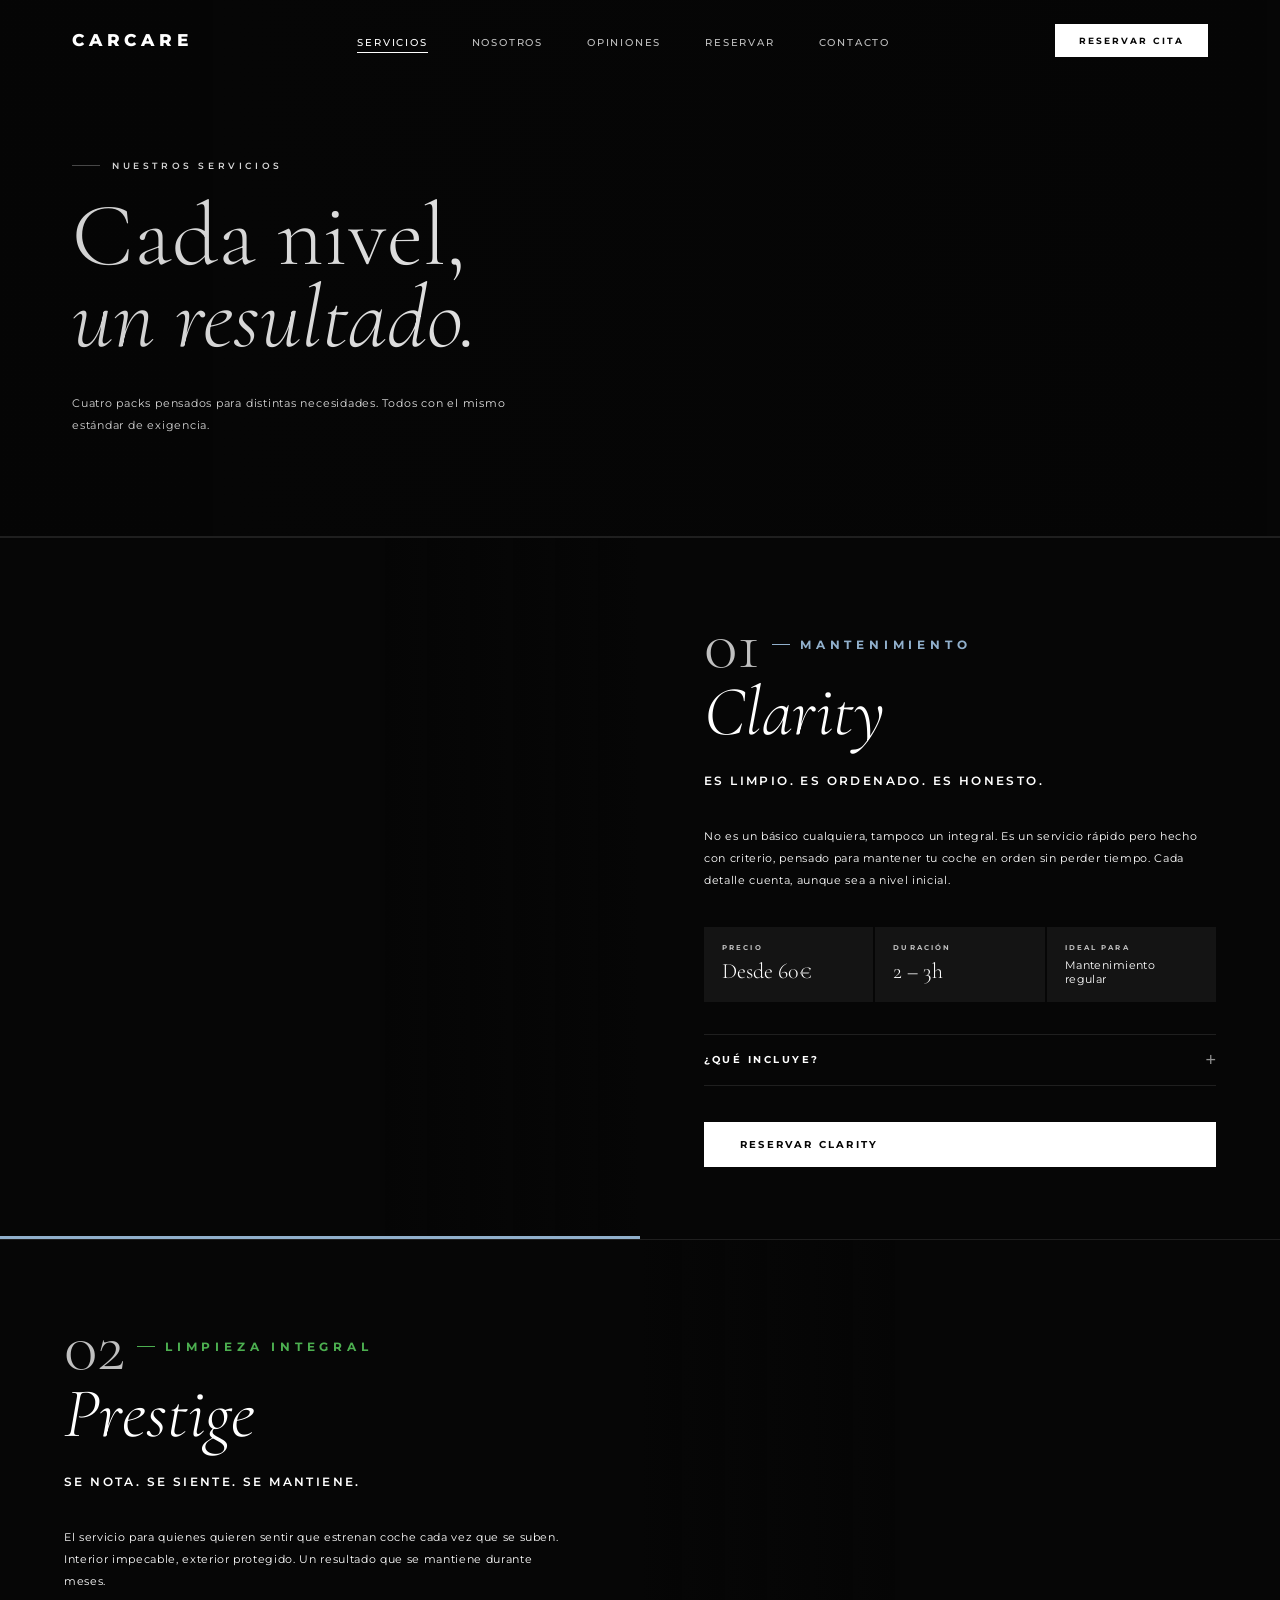
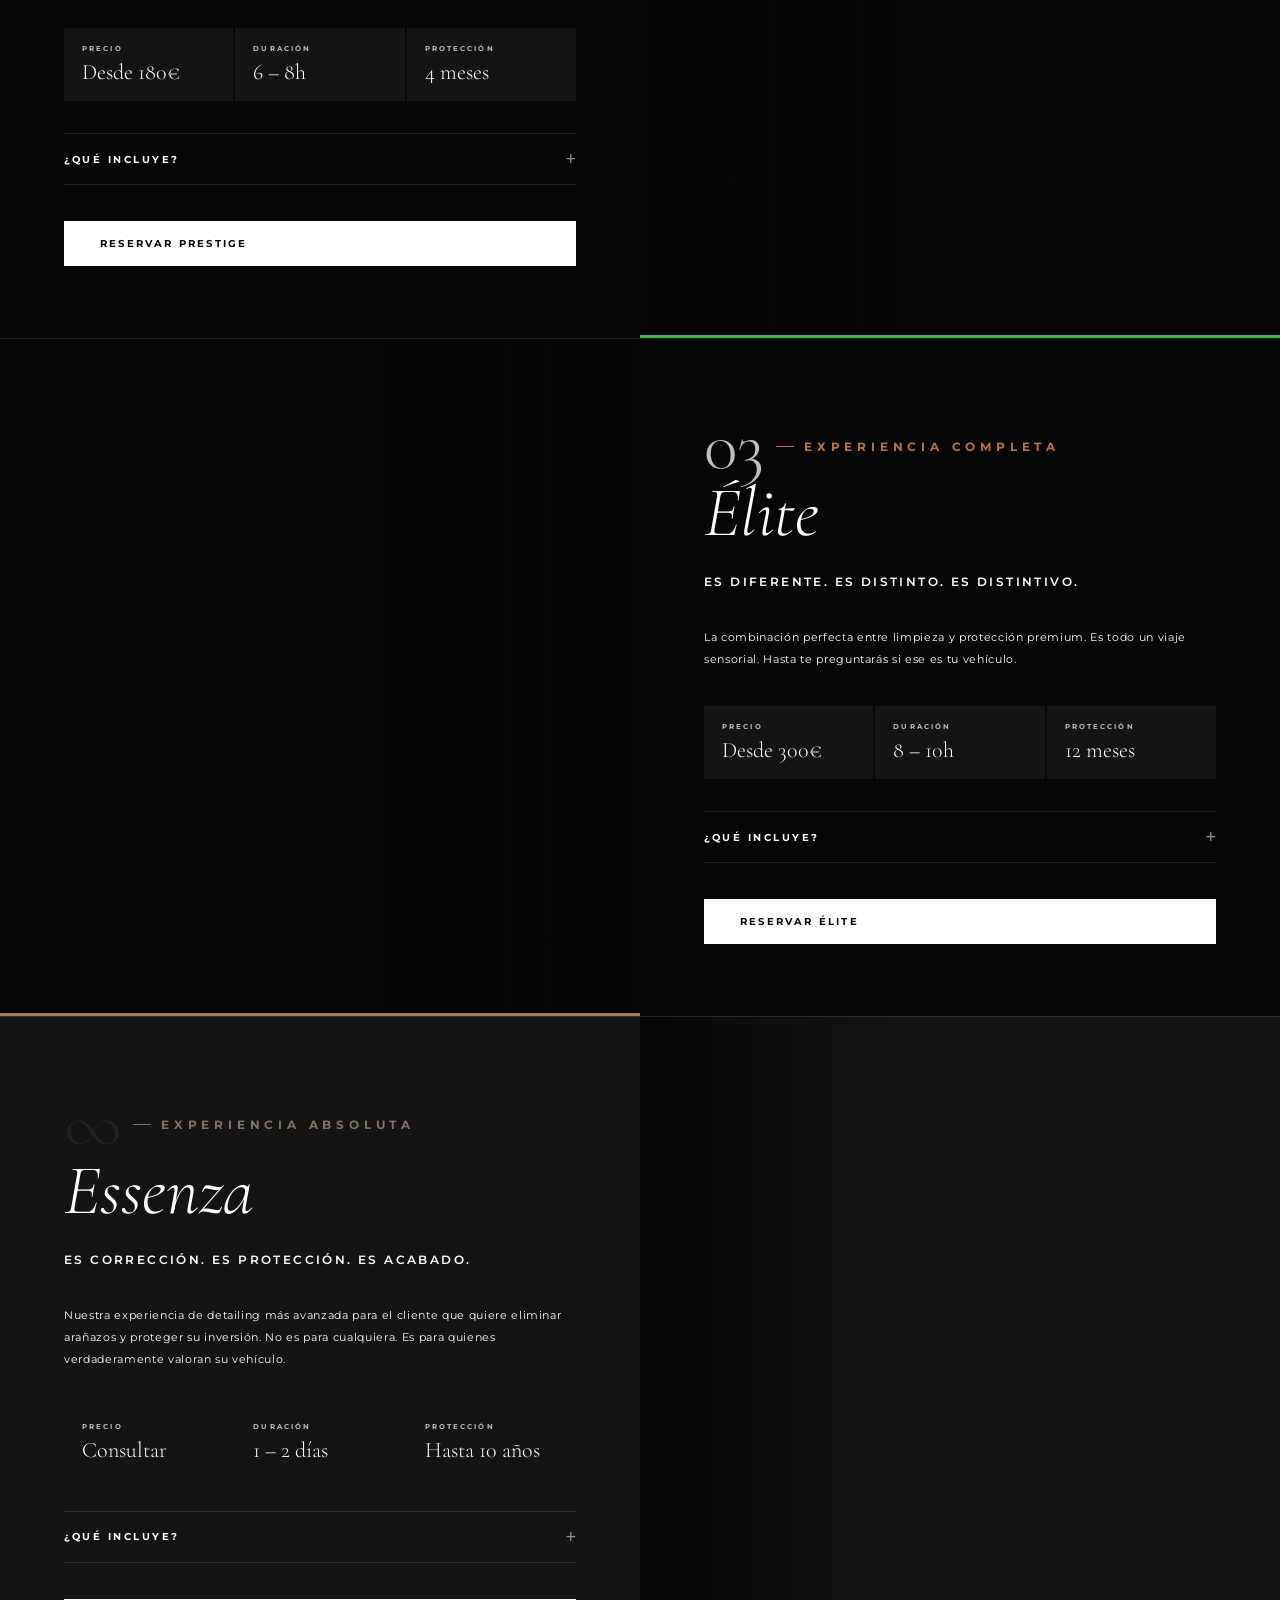
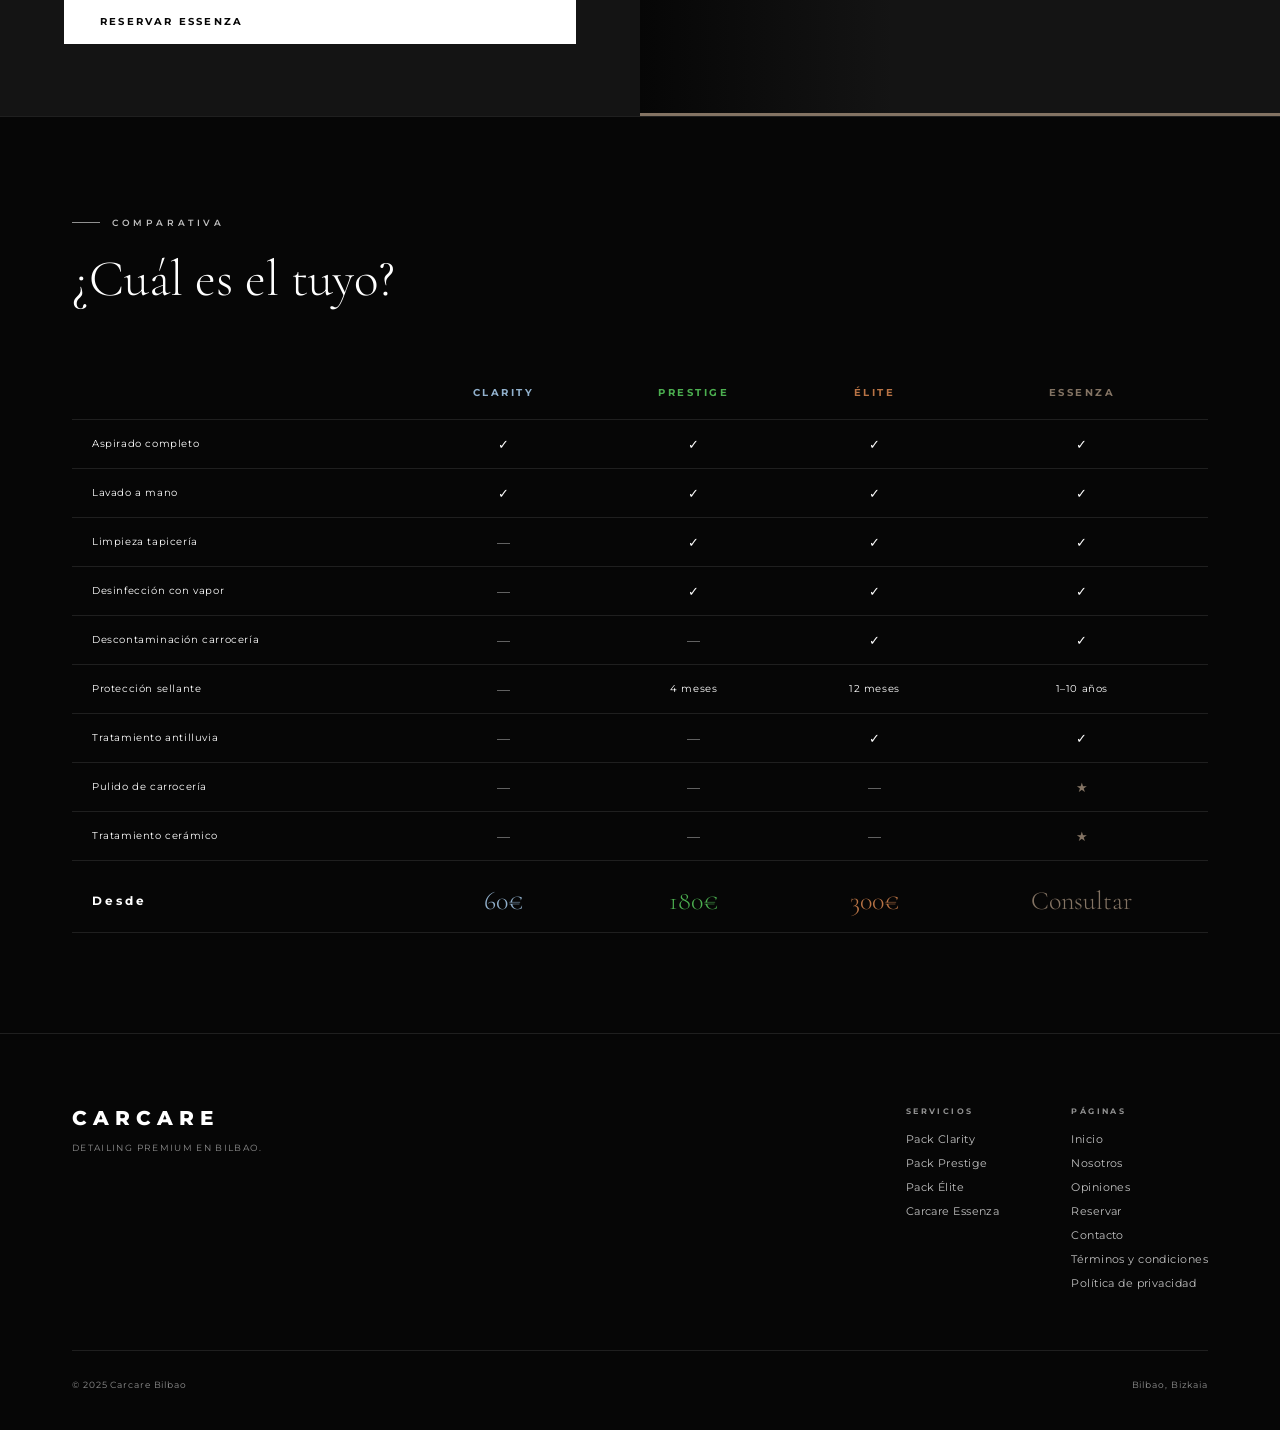
<file: servicios.html>
<!DOCTYPE html>
<html lang="es">
<head>
<meta charset="UTF-8">
<meta name="viewport" content="width=device-width, initial-scale=1.0">
<title>Servicios — CARCARE Bilbao</title>
<link rel="preconnect" href="https://fonts.googleapis.com">
<link rel="preconnect" href="https://fonts.gstatic.com" crossorigin>
<link href="https://fonts.googleapis.com/css2?family=Cormorant+Garamond:ital,wght@0,300;0,400;0,600;0,700;1,300;1,400;1,600&family=Montserrat:wght@300;400;500;600;700;800;900&display=swap" rel="stylesheet">
<link rel="stylesheet" href="shared.css">
<style>

.page-hero {
  position: relative;
  overflow: hidden;
  padding-bottom: 100px;
}

.page-hero-label {
  color: var(--white); /* cambia aquí */
}

.page-hero-title {
  color: var(--white); /* título principal */
}

.page-hero-title em {
  color: var(--white); /* parte en cursiva */
}

.page-hero-sub {
  color: var(--white); /* texto secundario */
}
.page-hero-bg {
  position: absolute;
  inset: 0;
  /* 📸 FOTO HERO SERVICIOS — cambiar URL */
  background-image: url('https://images.unsplash.com/photo-1601362840469-51e4d8d58785?w=1600&q=80');
  background-size: cover;
  background-position: center 40%;
  opacity: 0.18;
}
.page-hero-bg::after {
  content: '';
  position: absolute;
  inset: 0;
  background: linear-gradient(to right, var(--black) 10%, transparent);
}

/* PACK CLARITY */
.pack-section {
  display: grid;
  grid-template-columns: 1fr 1fr;
  border-top: 1px solid var(--border);
  min-height: 600px;
}
.pack-section.reverse { direction: rtl; }
.pack-section.reverse > * { direction: ltr; }

.pack-visual {
  position: relative;
  overflow: hidden;
  min-height: 500px;
}
.pack-img {
  position: absolute;
  inset: 0;
  background-size: cover;
  background-position: center;
  transition: transform 1.2s cubic-bezier(0.25, 0.46, 0.45, 0.94);
}
.pack-section:hover .pack-img { transform: scale(1.04); }

.pack-img-overlay {
  position: absolute;
  inset: 0;
}
.pack-section:not(.reverse) .pack-img-overlay {
  background: linear-gradient(to right, transparent 60%, var(--black));
}
.pack-section.reverse .pack-img-overlay {
  background: linear-gradient(to left, transparent 60%, var(--black));
}

.pack-accent-bar {
  position: absolute;
  bottom: 0; left: 0; right: 0;
  height: 3px;
}

.pack-info {
  padding: 72px 64px;
  display: flex;
  flex-direction: column;
  justify-content: center;
}
.pack-header {
  display: flex;
  align-items: center;   /* centra verticalmente */
  gap: 12px;             /* espacio real entre número y texto */
}

/* número */
.pack-number {
  font-family: var(--font-display);
  font-size: 70px;
  font-weight: 300;
  color: var(--gray-light);
  line-height: 1;
  margin: 0;             /* 🔴 quita offsets raros */
  user-select: none;
}

/* texto */
.pack-tag {
  font-family: var(--font-body);
  font-size: 12px;
  font-weight: 700;
  letter-spacing: 0.4em;
  text-transform: uppercase;

  display: flex;
  align-items: center;
  gap: 10px;

  margin: 0;             /* 🔴 elimina margin negativo */
}

/* línea decorativa */
.pack-tag span {
  width: 18px;
  height: 1px;
  display: inline-block;
}

.pack-name {
  font-family: var(--font-display);
  font-size: clamp(52px, 5.5vw, 88px);
  font-weight: 300;
  line-height: 0.92;
  color: var(--white);
  margin-bottom: 24px;
}
.pack-name em { font-style: italic; }

.pack-slogan {
  font-family: var(--font-body);
  font-size: 12px;
  font-weight: 600;
  letter-spacing: 0.2em;
  text-transform: uppercase;
  color: var(--white);   /* era 0.35 */
  line-height: 2;
  margin-bottom: 32px;
}

.pack-desc {
  font-family: var(--font-body);
  font-size: 11px;
  letter-spacing: 0.06em;
  line-height: 2;
  color: var(--white);
  margin-bottom: 36px;
}

/* Details accordion */
.pack-details {
  margin-bottom: 36px;
}
.pack-detail-toggle {
  display: flex;
  justify-content: space-between;
  align-items: center;
  background: none;
  border: none;
  border-top: 1px solid var(--border);
  border-bottom: 1px solid var(--border);
  padding: 16px 0;
  width: 100%;
  cursor: pointer;
  transition: border-color 0.3s;
}
.pack-detail-toggle:hover { border-color: rgba(255,255,255,0.2); }
.pack-detail-toggle-label {
  font-family: var(--font-body);
  font-size: 10px;
  font-weight: 700;
  letter-spacing: 0.25em;
  text-transform: uppercase;
  color: var(--white);
}
.pack-detail-toggle-icon {
  font-size: 18px;
  color: var(--gray-mid);
  transition: transform 0.3s;
  line-height: 1;
}
.pack-detail-toggle.open .pack-detail-toggle-icon { transform: rotate(45deg); }

.pack-detail-body {
  max-height: 0;
  overflow: hidden;
  transition: max-height 0.5s ease;
}
.pack-detail-body.open { max-height: 600px; }

.pack-detail-grid {
  display: grid;
  grid-template-columns: 1fr 1fr;
  gap: 24px 40px;
  padding: 24px 0;
}
.pack-detail-col-title {
  font-family: var(--font-body);
  font-size: 9px;
  font-weight: 700;
  letter-spacing: 0.3em;
  text-transform: uppercase;
  color: var(--white);   /* era --gray-mid */
  margin-bottom: 12px;
}
.pack-detail-list {
  list-style: none;
  display: flex;
  flex-direction: column;
  gap: 7px;
}
.pack-detail-list li {
  font-family: var(--font-body);
  font-size: 10px;
  letter-spacing: 0.05em;
  color: var(--white);
  line-height: 1.6;
  display: flex;
  gap: 10px;
  align-items: flex-start;
}
.pack-detail-list li::before {
  content: '—';
  font-size: 10px;
  color: var(--white);   /* era --gray-dark */
  flex-shrink: 0;
  margin-top: 3px;
}

/* Pack PRESTIGE */
.pack-meta {
  display: flex;
  gap: 2px;
  margin-bottom: 32px;
}
.pack-meta-item {
  flex: 1;
  background: var(--surface);
  padding: 16px 18px;
}
.pack-meta-label {
  font-family: var(--font-body);
  font-size: 7px;
  font-weight: 700;
  letter-spacing: 0.3em;
  text-transform: uppercase;
  color: var(--gray-light);   /* era --gray-dark */
  margin-bottom: 6px;
}
.pack-meta-value {
  font-family: var(--font-display);
  font-size: 22px;
  font-weight: 300;
  color: var(--white);
}
.pack-meta-value.sm {
  font-family: var(--font-body);
  font-size: 11px;
  font-weight: 400;
  letter-spacing: 0.04em;
}

/* COMPARISON TABLE */
.comparison {
  padding: 100px var(--page-pad);
  border-top: 1px solid var(--border);
}
.comparison-title {
  font-family: var(--font-display);
  font-size: clamp(36px, 4vw, 60px);
  font-weight: 300;
  color: var(--white);
  margin-bottom: 60px;
}
.comparison-title em { font-style: italic; }

.comp-table {
  width: 100%;
  border-collapse: collapse;
}
.comp-table th, .comp-table td {
  padding: 16px 20px;
  text-align: center;
  border-bottom: 1px solid var(--border);
}
.comp-table th:first-child, .comp-table td:first-child {
  text-align: left;
  width: 30%;
}
.comp-table thead th {
  font-family: var(--font-body);
  font-size: 10px;
  font-weight: 700;
  letter-spacing: 0.25em;
  text-transform: uppercase;
  color: var(--white);
  padding-bottom: 20px;
  border-bottom: 1px solid var(--border);
}
.comp-table thead th.accent-clarity { color: var(--clarity); }
.comp-table thead th.accent-prestige { color: var(--prestige); }
.comp-table thead th.accent-elite { color: var(--elite); }
.comp-table thead th.accent-essenza { color: var(--essenza); }

.comp-table tbody td {
  font-family: var(--font-body);
  font-size: 10px;
  letter-spacing: 0.06em;
  color: var(--white);
}
.comp-table tbody td:first-child { color: var(--white); }  /* era 0.6 */
.comp-table tbody tr:hover td { background: var(--surface); }

.check { color: var(--white); font-size: 13px; }
.dash  { color: var(--gray-mid); font-size: 13px; }   /* era --gray-light */
.star  { color: var(--essenza); font-size: 13px; }

.comp-price-row td {
  font-family: var(--font-display);
  font-size: 26px;
  font-weight: 300;
  color: var(--white);
  padding-top: 24px;
}
.comp-price-row td:first-child {
  font-family: var(--font-body);
  font-size: 12px;
  font-weight: 700;
  letter-spacing: 0.25em;
  color: var(--white);
}

/* RESPONSIVE */
@media (max-width: 960px) {
  .pack-section { grid-template-columns: 1fr; }
  .pack-section.reverse { direction: ltr; }
  .pack-visual { min-height: 320px; }
  .pack-info { padding: 52px var(--page-pad-sm); }
  .pack-detail-grid { grid-template-columns: 1fr; }
  .comparison { padding: 80px var(--page-pad-sm); overflow-x: auto; }
  .comp-table { min-width: 600px; }
}
</style>
</head>
<body>

<nav id="navbar">
  <a class="nav-logo" href="index.html">CARCARE</a>
  <ul class="nav-links">
    <li><a href="servicios.html" class="nav-link">Servicios</a></li>
    <li><a href="nosotros.html" class="nav-link">Nosotros</a></li>
    <li><a href="opiniones.html" class="nav-link">Opiniones</a></li>
    <li><a href="reserva.html" class="nav-link">Reservar</a></li>
    <li><a href="contacto.html" class="nav-link">Contacto</a></li>
  </ul>
  <a class="btn-primary nav-cta" href="reserva.html">Reservar cita</a>
  <button class="nav-hamburger" id="navHamburger" aria-label="Abrir menú">
    <span></span>
    <span></span>
    <span></span>
  </button>
</nav>
<div class="mobile-menu" id="mobileMenu">
  <button class="mobile-menu-close" id="mobileMenuClose" aria-label="Cerrar menú">
    <span></span>
    <span></span>
  </button>
  <div class="mobile-menu-inner">
    <a href="servicios.html">Servicios</a>
    <a href="nosotros.html">Nosotros</a>
    <a href="opiniones.html">Opiniones</a>
    <a href="reserva.html">Reservar</a>
    <a href="contacto.html">Contacto</a>
  </div>
</div>

<!-- PAGE HERO -->
<div class="page-hero">
  <div class="page-hero-bg"></div>
  <div class="page-hero-label">Nuestros servicios</div>
  <h1 class="page-hero-title">Cada nivel,<br><em>un resultado.</em></h1>
  <p class="page-hero-sub">Cuatro packs pensados para distintas necesidades. Todos con el mismo estándar de exigencia.</p>
</div>

<!-- ══ CLARITY ══ -->
<section class="pack-section reveal" id="clarity">
  <div class="pack-visual">
    <!-- 📸 FOTO CLARITY — cambiar URL -->
    <div class="pack-img" style="background-image:url('https://res.cloudinary.com/dk434s7si/image/upload/q_auto/f_auto/v1775035884/FullSizeRender_adxa7l.jpg')"></div>
    <div class="pack-img-overlay"></div>
    <div class="pack-accent-bar" style="background:var(--clarity)"></div>
  </div>
  <div class="pack-info">
    <div class="pack-header">
  <div class="pack-number">01</div>
  <div class="pack-tag" style="color:var(--clarity)">
    <span style="background:var(--clarity);width:18px;height:1px;display:inline-block"></span>
    Mantenimiento
  </div>
</div>
    <h2 class="pack-name"><em>Clarity</em></h2>
    <p class="pack-slogan">Es limpio. Es ordenado. Es honesto.</p>
    <p class="pack-desc">No es un básico cualquiera, tampoco un integral. Es un servicio rápido pero hecho con criterio, pensado para mantener tu coche en orden sin perder tiempo. Cada detalle cuenta, aunque sea a nivel inicial.</p>

    <div class="pack-meta">
      <div class="pack-meta-item">
        <div class="pack-meta-label">Precio</div>
        <div class="pack-meta-value">Desde 60€</div>
      </div>
      <div class="pack-meta-item">
        <div class="pack-meta-label">Duración</div>
        <div class="pack-meta-value">2 – 3h</div>
      </div>
      <div class="pack-meta-item">
        <div class="pack-meta-label">Ideal para</div>
        <div class="pack-meta-value sm">Mantenimiento regular</div>
      </div>
    </div>

    <div class="pack-details">
      <button class="pack-detail-toggle" onclick="toggleDetail(this)">
        <span class="pack-detail-toggle-label">¿Qué incluye?</span>
        <span class="pack-detail-toggle-icon">+</span>
      </button>
      <div class="pack-detail-body">
        <div class="pack-detail-grid">
          <div>
            <div class="pack-detail-col-title">Interior</div>
            <ul class="pack-detail-list">
              <li>Aspirado completo</li>
              <li>Limpieza del salpicadero y consola central</li>
              <li>Cristales interiores</li>
            </ul>
          </div>
          <div>
            <div class="pack-detail-col-title">Exterior</div>
            <ul class="pack-detail-list">
              <li>Pre-lavado para lavado a mano sin arañar</li>
              <li>Limpieza de llantas</li>
              <li>Secado completo</li>
            </ul>
          </div>
          <div style="grid-column:1/-1;background:rgba(184,169,138,0.07);padding:16px 20px;border-left:2px solid var(--clarity)">
            <div class="pack-detail-col-title" style="margin-bottom:8px">¿Qué consigues?</div>
            <p style="font-size:10px;color:var(--gray-light);line-height:1.9;letter-spacing:0.05em">Tu coche se siente fresco y renovado en poco tiempo. Recuperas la sensación de coche ordenado sin perder tu tiempo.</p>
          </div>
        </div>
      </div>
    </div>

    <a class="btn-primary" href="reserva.html?pack=clarity">Reservar Clarity</a>
  </div>
</section>

<!-- ══ PRESTIGE ══ -->
<section class="pack-section reverse reveal" id="prestige">
  <div class="pack-visual">
    <!-- 📸 FOTO PRESTIGE — cambiar URL -->
    <div class="pack-img" style="background-image:url('https://res.cloudinary.com/dk434s7si/image/upload/q_auto/f_auto/v1775035909/IMG_8615_zk4ri8.jpg')"></div>
    <div class="pack-img-overlay"></div>
    <div class="pack-accent-bar" style="background:var(--prestige)"></div>
  </div>
  <div class="pack-info">
  <div class="pack-header">
    <div class="pack-number">02</div>
    <div class="pack-tag" style="color:var(--prestige)">
      <span style="background:var(--prestige);width:18px;height:1px;display:inline-block"></span>
      Limpieza integral
    </div>
  </div>
  <h2 class="pack-name"><em>Prestige</em></h2>
    <p class="pack-slogan">Se nota. Se siente. Se mantiene.</p>
    <p class="pack-desc">El servicio para quienes quieren sentir que estrenan coche cada vez que se suben. Interior impecable, exterior protegido. Un resultado que se mantiene durante meses.</p>

    <div class="pack-meta">
      <div class="pack-meta-item">
        <div class="pack-meta-label">Precio</div>
        <div class="pack-meta-value">Desde 180€</div>
      </div>
      <div class="pack-meta-item">
        <div class="pack-meta-label">Duración</div>
        <div class="pack-meta-value">6 – 8h</div>
      </div>
      <div class="pack-meta-item">
        <div class="pack-meta-label">Protección</div>
        <div class="pack-meta-value">4 meses</div>
      </div>
    </div>

    <div class="pack-details">
      <button class="pack-detail-toggle" onclick="toggleDetail(this)">
        <span class="pack-detail-toggle-label">¿Qué incluye?</span>
        <span class="pack-detail-toggle-icon">+</span>
      </button>
      <div class="pack-detail-body">
        <div class="pack-detail-grid">
          <div>
            <div class="pack-detail-col-title">Interior</div>
            <ul class="pack-detail-list">
              <li>Aspirado completo</li>
              <li>Limpieza de tapicería</li>
              <li>Alfombrillas y moqueta</li>
              <li>Desinfección con vapor</li>
              <li>Limpieza de puertas, paneles y cristales</li>
<li>Lavado entrepuertas</li>
<li>Acondicionado plásticos interiores</li>
<li>Limpieza y nutrido del cuero</li>
            </ul>
          </div>
          <div>
            <div class="pack-detail-col-title">Exterior</div>
            <ul class="pack-detail-list">
              <li>Pre-lavado y lavado a mano con jabón pH neutro</li>
<li>Limpieza detallada de llantas</li>
              <li>Sellante de protección 4 meses</li>
              <li>Hidratación de neumáticos</li>
            </ul>
          </div>
          <div style="grid-column:1/-1;background:rgba(126,163,193,0.05);padding:16px 20px;border-left:2px solid var(--prestige)">
            <div class="pack-detail-col-title" style="margin-bottom:8px">¿Qué consigues?</div>
            <p style="font-size:10px;color:var(--gray-light);line-height:1.9;letter-spacing:0.05em">Un interior impecable y un ambiente renovado que devuelve el placer de conducir. En el exterior, tu coche gana brillo y protección extra.</p>
          </div>
        </div>
      </div>
    </div>

    <a class="btn-primary" href="reserva.html?pack=prestige">Reservar Prestige</a>
  </div>
</section>

<!-- ══ ELITE ══ -->
<section class="pack-section reveal" id="elite">
  <div class="pack-visual">
    <!-- 📸 FOTO ÉLITE — cambiar URL -->
    <div class="pack-img" style="background-image:url('https://res.cloudinary.com/dk434s7si/image/upload/q_auto/f_auto/v1775035888/IMG_9315_diy49q.jpg')"></div>
    <div class="pack-img-overlay"></div>
    <div class="pack-accent-bar" style="background:var(--elite)"></div>
  </div>
<div class="pack-info">
  <div class="pack-header">
    <div class="pack-number">03</div>
    <div class="pack-tag" style="color:var(--elite)">
      <span style="background:var(--elite);width:18px;height:1px;display:inline-block"></span>
      Experiencia completa
    </div>
  </div>

  <h2 class="pack-name"><em>Élite</em></h2>
    <p class="pack-slogan">Es diferente. Es distinto. Es distintivo.</p>
    <p class="pack-desc">La combinación perfecta entre limpieza y protección premium. Es todo un viaje sensorial. Hasta te preguntarás si ese es tu vehículo.</p>

    <div class="pack-meta">
      <div class="pack-meta-item">
        <div class="pack-meta-label">Precio</div>
        <div class="pack-meta-value">Desde 300€</div>
      </div>
      <div class="pack-meta-item">
        <div class="pack-meta-label">Duración</div>
        <div class="pack-meta-value">8 – 10h</div>
      </div>
      <div class="pack-meta-item">
        <div class="pack-meta-label">Protección</div>
        <div class="pack-meta-value">12 meses</div>
      </div>
    </div>

    <div class="pack-details">
      <button class="pack-detail-toggle" onclick="toggleDetail(this)">
        <span class="pack-detail-toggle-label">¿Qué incluye?</span>
        <span class="pack-detail-toggle-icon">+</span>
      </button>
      <div class="pack-detail-body">
        <div class="pack-detail-grid">
          <div>
            <div class="pack-detail-col-title">Interior</div>
            <ul class="pack-detail-list">
              <li>Aspirado completo</li>
              <li>Limpieza completa de tapicería</li>
              <li>Alfombrillas y moqueta</li>
              <li>Desinfección con vapor y eliminación de olores</li>
              <li>Puertas, paneles y cristales</li>
<li>Lavado de entrepuertas</li>
              <li>Hidratación de plásticos frente a rayos UV</li>
<li>Limpieza y nutrido del cuero</li>
            </ul>
          </div>
          <div>
            <div class="pack-detail-col-title">Exterior</div>
            <ul class="pack-detail-list">
              <li>Pre-lavado y lavado a mano con jabón pH neutro</li>
<li>Limpieza detallada de llantas</li>
              <li>Descontaminación química y física</li>
              <li>Protección sintética hidrofóbica de 12 meses</li>
              <li>Tratamiento antilluvia en cristales de 12 meses</li>
              <li>Nutridor protector de neumáticos</li>
            </ul>
          </div>
          <div style="grid-column:1/-1;background:rgba(196,148,106,0.05);padding:16px 20px;border-left:2px solid var(--elite)">
            <div class="pack-detail-col-title" style="margin-bottom:8px">¿Qué consigues?</div>
            <p style="font-size:10px;color:var(--gray-light);line-height:1.9;letter-spacing:0.05em">El interior huele y se siente renovado. El exterior brilla con intensidad y se protege. Ganas visibilidad y seguridad gracias al antilluvia.</p>
          </div>
        </div>
      </div>
    </div>

    <a class="btn-primary" href="reserva.html?pack=elite">Reservar Élite</a>
  </div>
</section>

<!-- ══ ESSENZA ══ -->
<section class="pack-section reverse reveal" id="essenza" style="background:var(--surface)">
  <div class="pack-visual">
    <!-- 📸 FOTO ESSENZA — cambiar URL -->
    <div class="pack-img" style="background-image:url('https://res.cloudinary.com/dk434s7si/image/upload/q_auto/f_auto/v1775035925/IMG_8441_oyq8ve.jpg')"></div>
    <div class="pack-img-overlay"></div>
    <div class="pack-accent-bar" style="background:var(--essenza)"></div>
  </div>
 <div class="pack-info">
  <div class="pack-header">
    <div class="pack-number" style="color:rgba(255,255,255,0.06)">∞</div>
    <div class="pack-tag" style="color:var(--essenza)">
      <span style="background:var(--essenza);width:18px;height:1px;display:inline-block"></span>
      Experiencia absoluta
    </div>
  </div>

  <h2 class="pack-name"><em>Essenza</em></h2>
    <p class="pack-slogan">Es corrección. Es protección. Es acabado.</p>
    <p class="pack-desc">Nuestra experiencia de detailing más avanzada para el cliente que quiere eliminar arañazos y proteger su inversión. No es para cualquiera. Es para quienes verdaderamente valoran su vehículo.</p>

    <div class="pack-meta">
      <div class="pack-meta-item">
        <div class="pack-meta-label">Precio</div>
        <div class="pack-meta-value">Consultar</div>
      </div>
      <div class="pack-meta-item">
        <div class="pack-meta-label">Duración</div>
        <div class="pack-meta-value">1 – 2 días</div>
      </div>
      <div class="pack-meta-item">
        <div class="pack-meta-label">Protección</div>
        <div class="pack-meta-value">Hasta 10 años</div>
      </div>
    </div>

    <div class="pack-details">
      <button class="pack-detail-toggle" onclick="toggleDetail(this)">
        <span class="pack-detail-toggle-label">¿Qué incluye?</span>
        <span class="pack-detail-toggle-icon">+</span>
      </button>
      <div class="pack-detail-body">
        <div class="pack-detail-grid">
          <div>
            <div class="pack-detail-col-title">Interior + Exterior</div>
            <ul class="pack-detail-list">
              <li>Limpieza exhaustiva del interior completo</li>
              <li>Todas las superficies impecables y protegidas</li>
              <li>Limpieza detallada de todo el exterior</li>
              <li>Descontaminación química y física completa</li>
            </ul>
          </div>
          <div>
            <div class="pack-detail-col-title">Pulido + Cerámica</div>
            <ul class="pack-detail-list">
              <li>Pulido 1 paso — corrección básica</li>
              <li>Pulido 2 pasos — corrección avanzada</li>
              <li>Pulido 3 pasos — 99% eliminación de defectos</li>
              <li>Tratamiento cerámico 1 a 10 años</li>
              <li>Mayor dureza, suavidad e hidrofobia</li>
            </ul>
          </div>
          <div style="grid-column:1/-1;background:rgba(154,138,120,0.06);padding:16px 20px;border-left:2px solid var(--essenza)">
            <div class="pack-detail-col-title" style="margin-bottom:8px">Condiciones necesarias</div>
            <p style="font-size:10px;color:var(--gray-light);line-height:1.9;letter-spacing:0.05em">Requiere garaje cerrado y buena iluminación. Se realiza una valoración previa del estado de la carrocería para determinar los pasos de pulido necesarios.</p>
          </div>
        </div>
      </div>
    </div>

    <a class="btn-primary" href="reserva.html?pack=essenza">Reservar Essenza</a>
  </div>
</section>

<!-- COMPARISON TABLE -->
<section class="comparison reveal">
  <div class="section-label">Comparativa</div>

  <h2 class="comparison-title">¿Cuál es el tuyo?</em></h2>
  <table class="comp-table">
    <thead>
      <tr>
        <th></th>
        <th class="accent-clarity">Clarity</th>
        <th class="accent-prestige">Prestige</th>
        <th class="accent-elite">Élite</th>
        <th class="accent-essenza">Essenza</th>
      </tr>
    </thead>
    <tbody>
      <tr><td>Aspirado completo</td>       <td><span class="check">✓</span></td><td><span class="check">✓</span></td><td><span class="check">✓</span></td><td><span class="check">✓</span></td></tr>
      <tr><td>Lavado a mano</td>           <td><span class="check">✓</span></td><td><span class="check">✓</span></td><td><span class="check">✓</span></td><td><span class="check">✓</span></td></tr>
      <tr><td>Limpieza tapicería</td>      <td><span class="dash">—</span></td><td><span class="check">✓</span></td><td><span class="check">✓</span></td><td><span class="check">✓</span></td></tr>
      <tr><td>Desinfección con vapor</td>  <td><span class="dash">—</span></td><td><span class="check">✓</span></td><td><span class="check">✓</span></td><td><span class="check">✓</span></td></tr>
      <tr><td>Descontaminación carrocería</td><td><span class="dash">—</span></td><td><span class="dash">—</span></td><td><span class="check">✓</span></td><td><span class="check">✓</span></td></tr>
      <tr><td>Protección sellante</td>     <td><span class="dash">—</span></td><td>4 meses</td><td>12 meses</td><td>1–10 años</td></tr>
      <tr><td>Tratamiento antilluvia</td>  <td><span class="dash">—</span></td><td><span class="dash">—</span></td><td><span class="check">✓</span></td><td><span class="check">✓</span></td></tr>
      <tr><td>Pulido de carrocería</td>    <td><span class="dash">—</span></td><td><span class="dash">—</span></td><td><span class="dash">—</span></td><td><span class="star">★</span></td></tr>
      <tr><td>Tratamiento cerámico</td>    <td><span class="dash">—</span></td><td><span class="dash">—</span></td><td><span class="dash">—</span></td><td><span class="star">★</span></td></tr>
    </tbody>
    <tfoot>
      <tr class="comp-price-row">
        <td>Desde</td>
        <td style="color:var(--clarity)">60€</td>
        <td style="color:var(--prestige)">180€</td>
        <td style="color:var(--elite)">300€</td>
        <td style="color:var(--essenza)">Consultar</td>
      </tr>
    </tfoot>
  </table>
</section>

<footer>
  <div class="footer-top">
    <div class="footer-brand">
      <span class="footer-logo">CARCARE</span>
      <p class="footer-sub">Detailing premium en Bilbao.</p>
    </div>
    <div class="footer-nav-group">
      <div class="footer-col">
        <div class="footer-col-title">Servicios</div>
        <a href="#clarity">Pack Clarity</a>
        <a href="#prestige">Pack Prestige</a>
        <a href="#elite">Pack Élite</a>
        <a href="#essenza">Carcare Essenza</a>
      </div>
      <div class="footer-col">
        <div class="footer-col-title">Páginas</div>
        <a href="index.html">Inicio</a>
        <a href="nosotros.html">Nosotros</a>
        <a href="opiniones.html">Opiniones</a>
        <a href="reserva.html">Reservar</a>
        <a href="contacto.html">Contacto</a>
                   <a href="docs/terminos.pdf" target="_blank">Términos y condiciones</a>
	<a href="docs/privacidad.pdf" target="_blank">Política de privacidad</a>
      </div>
    </div>
  </div>
  <div class="footer-bottom">
    <span class="footer-copy">© 2025 Carcare Bilbao</span>
    <span class="footer-copy" style="color:var(--gray-mid)">Bilbao, Bizkaia</span>
  </div>
</footer>

<script src="shared.js"></script>
<script>
function toggleDetail(btn) {
  btn.classList.toggle('open');
  const body = btn.nextElementSibling;
  body.classList.toggle('open');
}

// Auto-scroll to pack if URL has hash
window.addEventListener('load', () => {
  if (window.location.hash) {
    const el = document.querySelector(window.location.hash);
    if (el) setTimeout(() => el.scrollIntoView({ behavior: 'smooth', block: 'start' }), 400);
  }
});
</script>
</body>
</html>
</file>
<file: shared.css>
/* ═══════════════════════════════════════
   CARCARE — SHARED STYLES
   shared.css
═══════════════════════════════════════ */

@import url('https://fonts.googleapis.com/css2?family=Cormorant+Garamond:ital,wght@0,300;0,400;0,600;0,700;1,300;1,400;1,600&family=Montserrat:wght@300;400;500;600;700;800;900&display=swap');

:root {
  --black:        #060606;
  --black-mid:    #0e0e0e;
  --surface:      #141414;
  --surface-hover:#202020;
  --gray-dark:    #555555;
  --gray-mid:     #909090;
  --gray-light:   #c0c0c0;
  --white:        #ffffff;
  --cream:        #ede9e3;
  --border:       rgba(255,255,255,0.10);

  /* Pack accent colors */
  --clarity:  #91b0cc;
  --prestige: #4CAF50;
  --elite:    #b87345;
  --essenza:  #837363;

  --font-display: 'Cormorant Garamond', Georgia, serif;
  --font-body:    'Montserrat', sans-serif;

  --nav-h: 80px;
  --page-pad: 72px;
  --page-pad-sm: 28px;
}

*, *::before, *::after { margin: 0; padding: 0; box-sizing: border-box; }
html { scroll-behavior: smooth; }

body {
  background: var(--black);
  color: var(--white);
  font-family: var(--font-body);
  overflow-x: hidden;
  -webkit-font-smoothing: antialiased;
}

::-webkit-scrollbar { width: 2px; }
::-webkit-scrollbar-track { background: var(--black); }
::-webkit-scrollbar-thumb { background: var(--gray-dark); }

/* ── PAGE TRANSITION ── */
.page-enter {
  animation: pageIn 0.6s ease forwards;
}
@keyframes pageIn {
  from { opacity: 0; transform: translateY(16px); }
  to   { opacity: 1; transform: translateY(0); }
}

/* ── REVEAL ON SCROLL ── */
.reveal {
  opacity: 0;
  transform: translateY(36px);
  transition: opacity 0.9s ease, transform 0.9s ease;
}
.reveal.in-view { opacity: 1; transform: translateY(0); }

@keyframes fadeUp {
  from { opacity: 0; transform: translateY(24px); }
  to   { opacity: 1; transform: translateY(0); }
}

/* ══════════════════════
   NAVIGATION
══════════════════════ */
nav {
  position: fixed;
  top: 0; left: 0; right: 0;
  z-index: 200;
  height: var(--nav-h);
  display: flex;
  align-items: center;
  justify-content: space-between;
  padding: 0 var(--page-pad);
  background: transparent;
  transition: background 0.5s, backdrop-filter 0.5s;
}
nav.scrolled {
  background: rgba(6,6,6,0.96);
  backdrop-filter: blur(12px);
  -webkit-backdrop-filter: blur(12px);
}

.nav-logo {
  font-family: var(--font-body);
  font-weight: 800;
  font-size: 17px;
  letter-spacing: 0.28em;
  color: var(--white);
  text-decoration: none;
  flex-shrink: 0;
}

.nav-links {
  display: flex;
  gap: 44px;
  list-style: none;
}
.nav-link {
  font-family: var(--font-body);
  font-size: 10px;
  font-weight: 500;
  letter-spacing: 0.18em;
  text-transform: uppercase;
  color: rgba(255,255,255,0.75);
  text-decoration: none;
  transition: color 0.3s;
  position: relative;
}
.nav-link::after {
  content: '';
  position: absolute;
  bottom: -4px;
  left: 0; right: 0;
  height: 1px;
  background: var(--white);
  transform: scaleX(0);
  transition: transform 0.3s;
  transform-origin: left;
}
.nav-link:hover, .nav-link.active { color: var(--white); }
.nav-link:hover::after, .nav-link.active::after { transform: scaleX(1); }

.nav-cta {
  font-size: 9px !important;
  padding: 11px 24px !important;
}

/* ══════════════════════
   HAMBURGER
══════════════════════ */
.nav-hamburger {
  display: none;
  flex-direction: column;
  justify-content: center;
  align-items: center;
  gap: 6px;
  background: none;
  border: none;
  cursor: pointer;
  padding: 6px;
  width: 36px;
  height: 36px;
  flex-shrink: 0;
  position: relative;
  z-index: 201;
}

.nav-hamburger span {
  display: block;
  width: 24px;
  height: 2px;
  background: var(--white);
  border-radius: 2px;
  transition: transform 0.3s ease, opacity 0.3s ease;
  flex-shrink: 0;
}

/* ══════════════════════
   BOTÓN CERRAR dentro del mobile-menu
   Siempre visible, siempre dentro del overlay
══════════════════════ */
.mobile-menu-close {
  position: absolute;
  top: calc((var(--nav-h) - 36px) / 2);
  right: var(--page-pad-sm);
  width: 36px;
  height: 36px;
  background: none;
  border: none;
  cursor: pointer;
  display: flex;
  flex-direction: column;
  justify-content: center;
  align-items: center;
  gap: 0;
  padding: 6px;
  z-index: 10002;
}

.mobile-menu-close span {
  display: block;
  width: 24px;
  height: 2px;
  background: var(--white);
  border-radius: 2px;
  position: absolute;
}
.mobile-menu-close span:nth-child(1) { transform: rotate(45deg); }
.mobile-menu-close span:nth-child(2) { transform: rotate(-45deg); }

/* ══════════════════════
   MOBILE MENU
══════════════════════ */
.mobile-menu {
  position: fixed;
  top: 0;
  left: 0;
  right: 0;
  bottom: 0;
  width: 100%;
  height: 100%;
  min-height: -webkit-fill-available;
  background: var(--black);
  z-index: 9999;
  display: flex;
  align-items: flex-start;
  justify-content: flex-start;
  padding-top: calc(var(--nav-h) + 48px);
  opacity: 0;
  pointer-events: none;
  transition: opacity 0.4s;
  -webkit-overflow-scrolling: touch;
}
.mobile-menu.open {
  opacity: 1;
  pointer-events: all;
}
.mobile-menu-inner {
  display: flex;
  flex-direction: column;
  gap: 8px;
  text-align: center;
  width: 100%;
  padding: 40px 28px;
}

.mobile-menu-inner a {
  font-family: var(--font-body);
  font-size: 10px;
  font-weight: 500;
  letter-spacing: 0.18em;
  text-transform: uppercase;
  color: rgba(255,255,255,0.85);
  text-decoration: none;
  padding: 14px 0;
  line-height: 1.6;
}

.mobile-menu-inner a:hover,
.mobile-menu-inner a:active { color: var(--white); }

/* ══════════════════════
   BUTTONS
══════════════════════ */
.btn-primary {
  display: inline-block;
  font-family: var(--font-body);
  font-size: 10px;
  font-weight: 700;
  letter-spacing: 0.22em;
  text-transform: uppercase;
  color: var(--black);
  background: var(--white);
  padding: 16px 36px;
  text-decoration: none;
  border: none;
  cursor: pointer;
  transition: background 0.25s, transform 0.2s;
  white-space: nowrap;
}
.btn-primary:hover { background: var(--cream); transform: translateY(-1px); }

.btn-ghost {
  display: inline-block;
  font-family: var(--font-body);
  font-size: 10px;
  font-weight: 500;
  letter-spacing: 0.22em;
  text-transform: uppercase;
  color: var(--white);
  background: transparent;
  padding: 15px 36px;
  text-decoration: none;
  border: 1px solid rgba(255,255,255,0.25);
  cursor: pointer;
  transition: border-color 0.25s, background 0.25s;
  white-space: nowrap;
}
.btn-ghost:hover { border-color: rgba(255,255,255,0.7); background: rgba(255,255,255,0.04); }

/* ══════════════════════
   PAGE HERO (inner pages)
══════════════════════ */
.page-hero {
  padding: calc(var(--nav-h) + 80px) var(--page-pad) 80px;
  border-bottom: 1px solid var(--border);
}
.page-hero-label {
  font-family: var(--font-body);
  font-size: 9px;
  font-weight: 600;
  letter-spacing: 0.4em;
  text-transform: uppercase;
  color: var(--gray-mid);
  margin-bottom: 24px;
  display: flex;
  align-items: center;
  gap: 12px;
}
.page-hero-label::before { content: ''; width: 28px; height: 1px; background: var(--gray-dark); }
.page-hero-title {
  font-family: var(--font-display);
  font-size: clamp(52px, 7vw, 110px);
  font-weight: 300;
  line-height: 0.92;
  color: var(--white);
}
.page-hero-title em { font-style: italic; }
.page-hero-sub {
  font-family: var(--font-body);
  font-size: 11px;
  letter-spacing: 0.07em;
  line-height: 2;
  color: var(--gray-light);
  max-width: 480px;
  margin-top: 32px;
}

/* ══════════════════════
   FOOTER
══════════════════════ */
footer {
  border-top: 1px solid var(--border);
  padding: 72px var(--page-pad) 40px;
}
.footer-top {
  display: flex;
  justify-content: space-between;
  align-items: flex-start;
  gap: 60px;
  margin-bottom: 60px;
}
.footer-logo {
  font-family: var(--font-body);
  font-weight: 800;
  font-size: 20px;
  letter-spacing: 0.3em;
  color: var(--white);
  display: block;
  margin-bottom: 12px;
}
.footer-sub {
  font-family: var(--font-body);
  font-size: 9px;
  letter-spacing: 0.15em;
  text-transform: uppercase;
  color: var(--gray-mid);
}
.footer-nav-group {
  display: flex;
  gap: 72px;
}
.footer-col {
  display: flex;
  flex-direction: column;
  gap: 10px;
}
.footer-col-title {
  font-family: var(--font-body);
  font-size: 8px;
  font-weight: 700;
  letter-spacing: 0.3em;
  text-transform: uppercase;
  color: var(--gray-mid);
  margin-bottom: 6px;
}
.footer-col a {
  font-family: var(--font-body);
  font-size: 11px;
  font-weight: 400;
  color: var(--gray-light);
  text-decoration: none;
  letter-spacing: 0.04em;
  transition: color 0.3s;
}
.footer-col a:hover { color: var(--white); }
.footer-bottom {
  display: flex;
  justify-content: space-between;
  align-items: center;
  padding-top: 28px;
  border-top: 1px solid var(--border);
}
.footer-copy {
  font-family: var(--font-body);
  font-size: 9px;
  letter-spacing: 0.1em;
  color: var(--gray-mid);
}

/* ══════════════════════
   FORM ELEMENTS
══════════════════════ */
.form-group {
  display: flex;
  flex-direction: column;
  margin-bottom: 2px;
}
.form-label {
  font-family: var(--font-body);
  font-size: 8px;
  font-weight: 700;
  letter-spacing: 0.28em;
  text-transform: uppercase;
  color: var(--gray-light);
  padding: 16px 20px 0;
  background: var(--surface);
}
.form-input, .form-select, .form-textarea {
  font-family: var(--font-body);
  font-size: 12px;
  font-weight: 400;
  color: var(--white);
  background: var(--surface);
  border: none;
  outline: none;
  padding: 8px 20px 16px;
  transition: background 0.25s;
  -webkit-appearance: none;
  appearance: none;
}
.form-input:focus, .form-select:focus, .form-textarea:focus {
  background: var(--surface-hover);
  outline: 1px solid rgba(255,255,255,0.08);
}
.form-input::placeholder { color: var(--gray-dark); }
.form-select { cursor: pointer; }
.form-select option { background: var(--black-mid); }
.form-textarea { resize: vertical; min-height: 110px; }
.form-row { display: grid; grid-template-columns: 1fr 1fr; gap: 2px; }
.form-submit {
  width: 100%;
  margin-top: 2px;
  padding: 20px;
  background: var(--white);
  color: var(--black);
  font-family: var(--font-body);
  font-size: 10px;
  font-weight: 700;
  letter-spacing: 0.25em;
  text-transform: uppercase;
  border: none;
  cursor: pointer;
  transition: background 0.25s;
}
.form-submit:hover { background: var(--cream); }

.form-success {
  display: none;
  margin-top: 2px;
  padding: 20px 20px;
  background: var(--surface);
  font-family: var(--font-body);
  font-size: 10px;
  letter-spacing: 0.08em;
  color: var(--gray-light);
  line-height: 1.8;
  align-items: flex-start;
  gap: 14px;
  border-left: 2px solid var(--clarity);
}
.form-success.show { display: flex; }
.form-success::before { content: '✓'; color: var(--clarity); flex-shrink: 0; font-weight: 700; font-size: 12px; }

/* ══════════════════════
   SECTION LABEL
══════════════════════ */
.section-label {
  font-family: var(--font-body);
  font-size: 9px;
  font-weight: 600;
  letter-spacing: 0.4em;
  text-transform: uppercase;
  color: var(--gray-light);
  display: flex;
  align-items: center;
  gap: 12px;
  margin-bottom: 20px;
}
.section-label::before { content: ''; width: 28px; height: 1px; background: var(--gray-mid); }

/* ══════════════════════════════════════
   RESPONSIVE — TABLET (≤ 900px)
   Activa hamburger, oculta nav desktop
══════════════════════════════════════ */
@media (max-width: 900px) {
  nav { padding: 0 var(--page-pad-sm); }

  /* Ocultar nav de escritorio */
  .nav-links,
  .nav-cta { display: none; }

  /* Mostrar hamburger — SIEMPRE flex para mantener el column layout */
  .nav-hamburger { display: flex; }

  footer { padding: 60px var(--page-pad-sm) 36px; }
  .footer-top { flex-direction: column; gap: 40px; }
  .footer-nav-group { flex-wrap: wrap; gap: 40px; }
  .form-row { grid-template-columns: 1fr; }
}

/* ══════════════════════════════════════
   RESPONSIVE — MÓVIL GENERAL (≤ 960px)
══════════════════════════════════════ */
@media (max-width: 960px) {

  .contact-layout,
  .story,
  .values {
    grid-template-columns: 1fr !important;
    gap: 50px !important;
    padding: 60px 20px !important;
  }

  .about-hero {
    padding: calc(var(--nav-h) + 60px) 20px 60px !important;
  }

  .about-hero-title {
    font-size: clamp(28px, 8vw, 40px) !important;
    line-height: 1.1 !important;
  }

  .story-img-wrap {
    height: 300px !important;
  }
  .story-title {
    font-size: clamp(24px, 6vw, 32px) !important;
    margin-bottom: 20px !important;
  }
  .story-body {
    font-size: 11px !important;
    line-height: 1.8 !important;
  }

  .values-intro {
    font-size: clamp(24px, 6vw, 32px) !important;
  }
  .value-text {
    font-size: 11px !important;
    line-height: 1.7 !important;
  }

  .contact-right {
    padding: 40px 20px !important;
  }
  .contact-form-box {
    padding: 30px 20px !important;
    max-width: 100% !important;
    margin: 0 auto !important;
  }
  .form-row {
    display: flex;
    flex-direction: column !important;
    gap: 16px !important;
  }
  .form-input,
  .form-textarea,
  .form-select {
    width: 100% !important;
    font-size: 12px !important;
  }
  .form-submit {
    width: 100% !important;
    padding: 12px !important;
  }

  .faq {
    padding: 60px 20px !important;
  }
  .faq-title {
    font-size: clamp(24px, 6vw, 32px) !important;
  }
  .faq-q {
    font-size: 11px !important;
  }
  .faq-a {
    font-size: 10px !important;
    line-height: 1.6 !important;
  }

  .products {
    padding: 40px 20px !important;
  }
  .product-tag {
    font-size: 9px !important;
    padding: 10px 16px !important;
  }

  .footer-top {
    display: flex !important;
    flex-direction: column !important;
    gap: 30px !important;
  }
  .footer-nav-group {
    flex-direction: column !important;
    gap: 20px !important;
  }
  .footer-copy {
    font-size: 10px !important;
  }

  h1, h2, h3, h4, h5, h6, p, span, a, button, label {
    word-wrap: break-word !important;
  }
}

/* ══════════════════════════════════════
   RESPONSIVE — MÓVIL (≤ 768px)
══════════════════════════════════════ */
@media (max-width: 768px) {

  :root {
    --page-pad: 28px;
    --page-pad-sm: 20px;
  }

  body {
    overflow-x: hidden;
  }

  section {
    padding-left: var(--page-pad-sm) !important;
    padding-right: var(--page-pad-sm) !important;
  }

  /* ─── NAVBAR ─── */
  .nav-links,
  .nav-cta { display: none; }

  .nav-logo { font-size: 16px; }

  /* Hamburger visible en móvil — position y z-index vienen del bloque base */
  .nav-hamburger {
    display: flex;
    flex-shrink: 0;
  }

  /* ─── HERO ─── */
  .hero-content {
    padding: 0 20px 60px !important;
  }

  .hero-title {
    font-size: 48px !important;
    line-height: 0.95;
  }

  .hero-bottom {
    flex-direction: column;
    align-items: flex-start;
    gap: 24px;
  }

  .hero-actions {
    flex-direction: column;
    width: 100%;
  }

  .hero-actions a {
    width: 100%;
    text-align: center;
  }

  .hero-tagline {
    font-size: 11px;
    line-height: 1.8;
  }

  /* ─── GRIDS ─── */
  .sp-grid,
  .values-grid,
  .process,
  .reviews-track {
    grid-template-columns: 1fr !important;
  }

  .sp-card { height: 420px; }

  .values,
  .story,
  .manifesto {
    grid-template-columns: 1fr !important;
    gap: 50px !important;
  }

  .sp-title,
  .process-title,
  .values-intro,
  .story-title,
  .reviews-strip-title {
    font-size: 34px !important;
    line-height: 1.05;
  }

  /* ─── BOTONES ─── */
  .btn-primary,
  .btn-ghost {
    width: 100%;
    text-align: center;
    padding: 16px;
  }

  /* ─── CTA BAND ─── */
  .cta-band {
    flex-direction: column;
    align-items: flex-start;
    gap: 30px;
  }

  .cta-band-actions {
    width: 100%;
    align-items: stretch;
  }

  /* ─── FOOTER ─── */
  .footer-top {
    flex-direction: column;
    gap: 40px;
  }

  .footer-nav-group {
    flex-direction: column;
    gap: 30px;
  }

  .footer-col { width: 100%; }
}

/* ══════════════════════════════════════
   EXTRA SMALL (≤ 420px)
══════════════════════════════════════ */
@media (max-width: 420px) {

  .hero-title {
    font-size: 42px !important;
  }

  .sp-title,
  .process-title,
  .values-intro,
  .story-title {
    font-size: 30px !important;
  }

  .hero-content {
    padding-bottom: 50px !important;
  }
}
</file>
